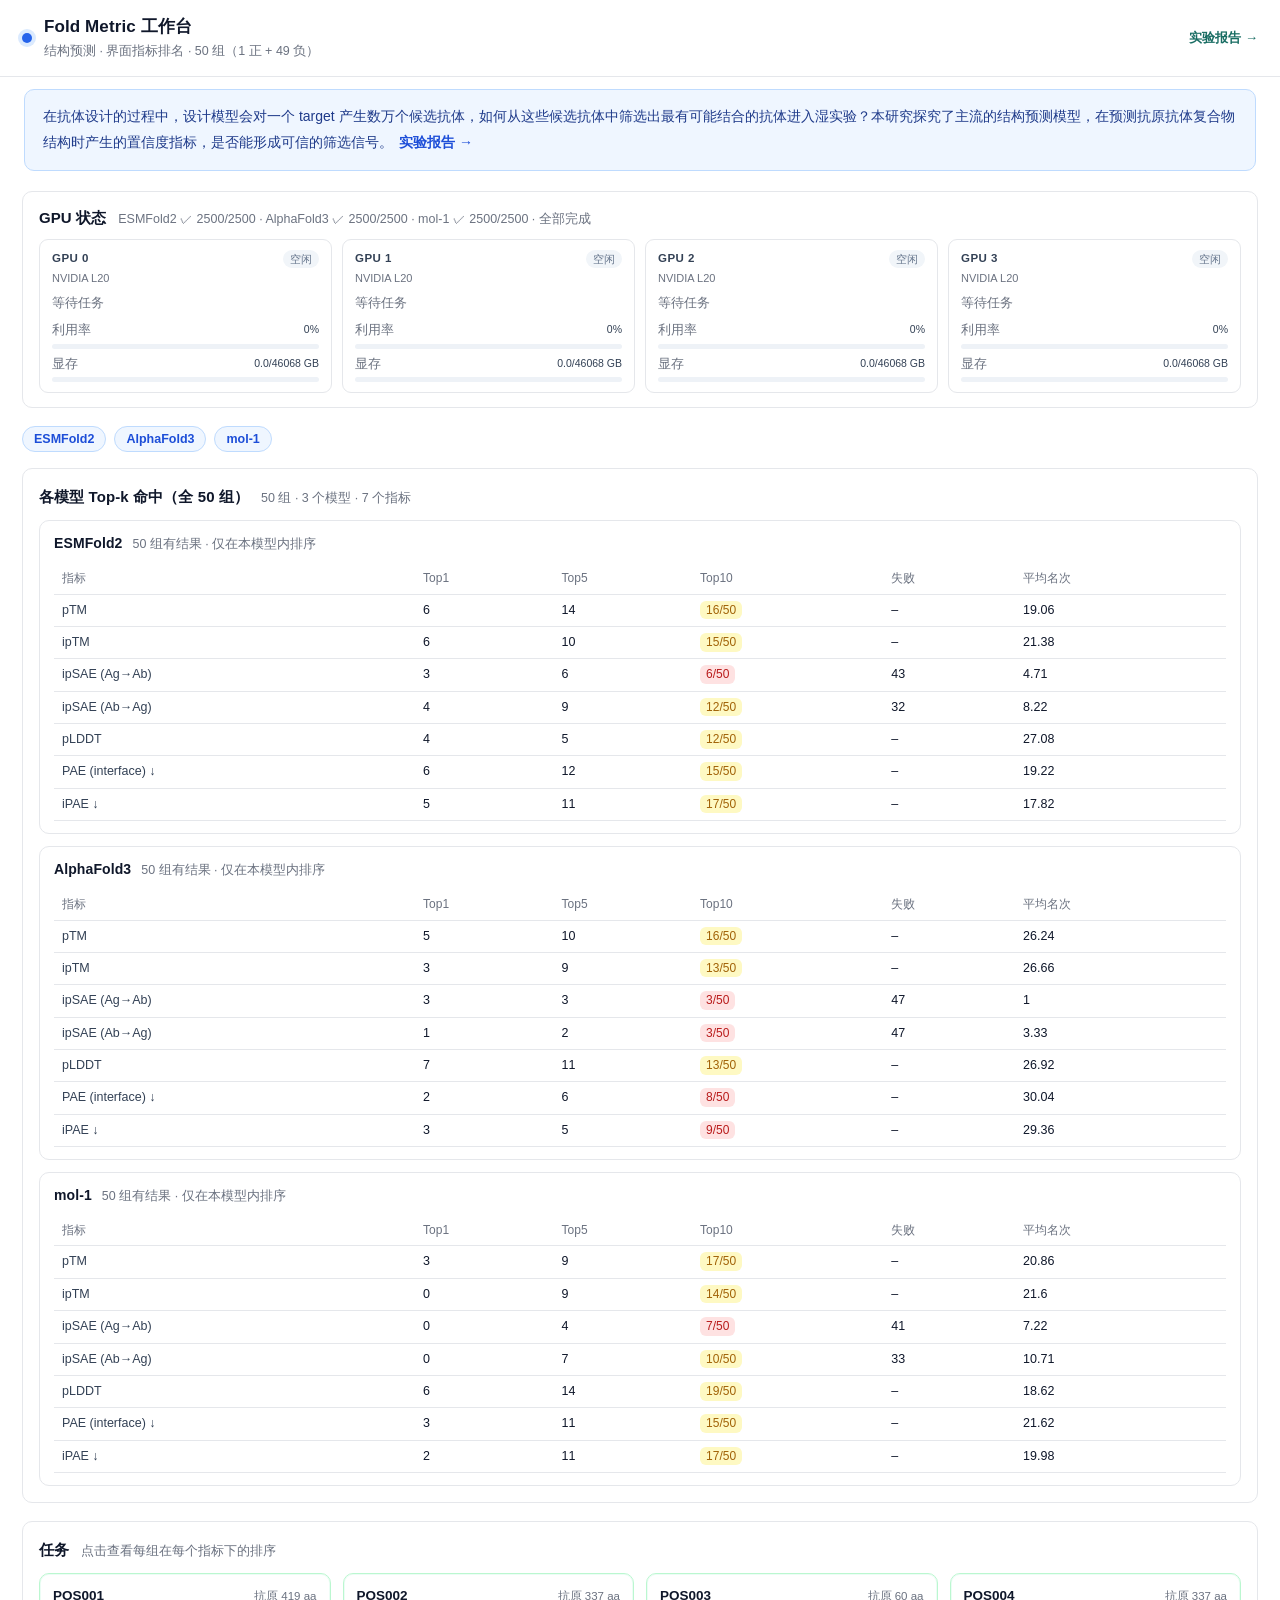
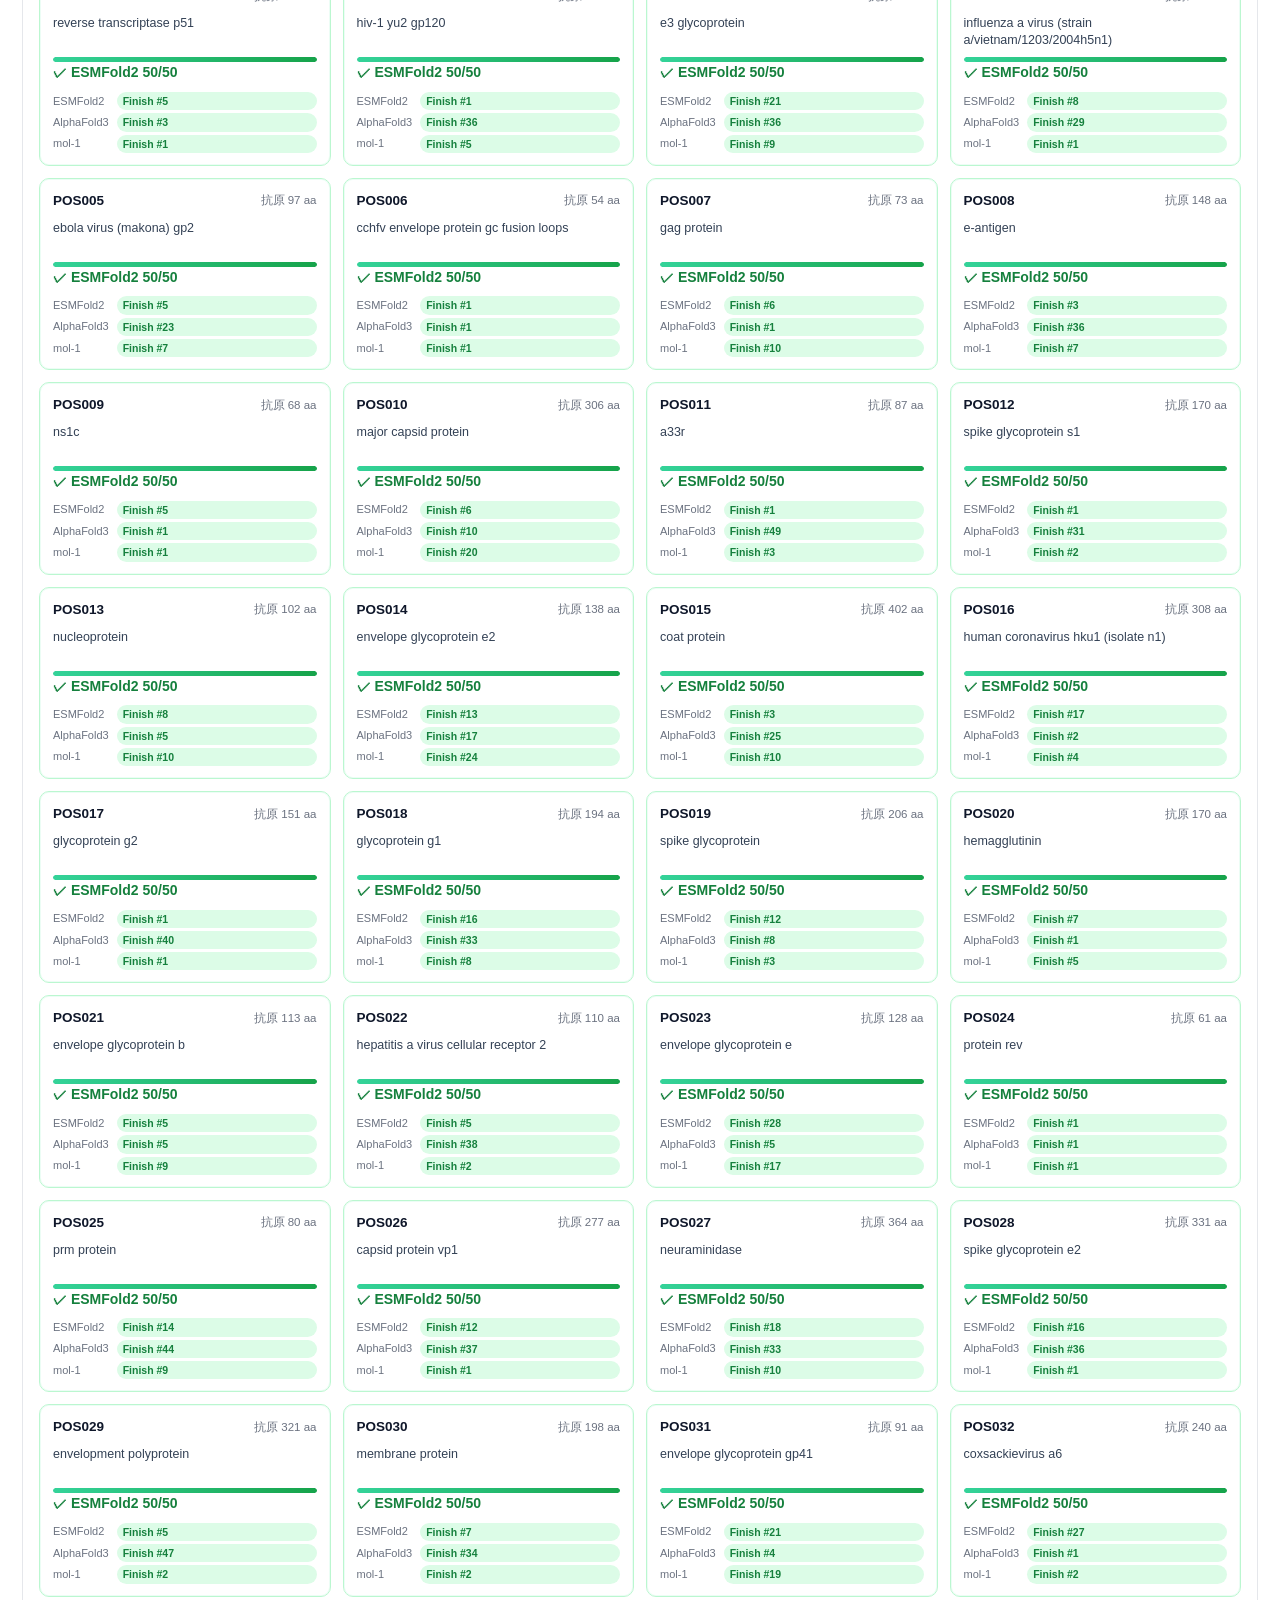
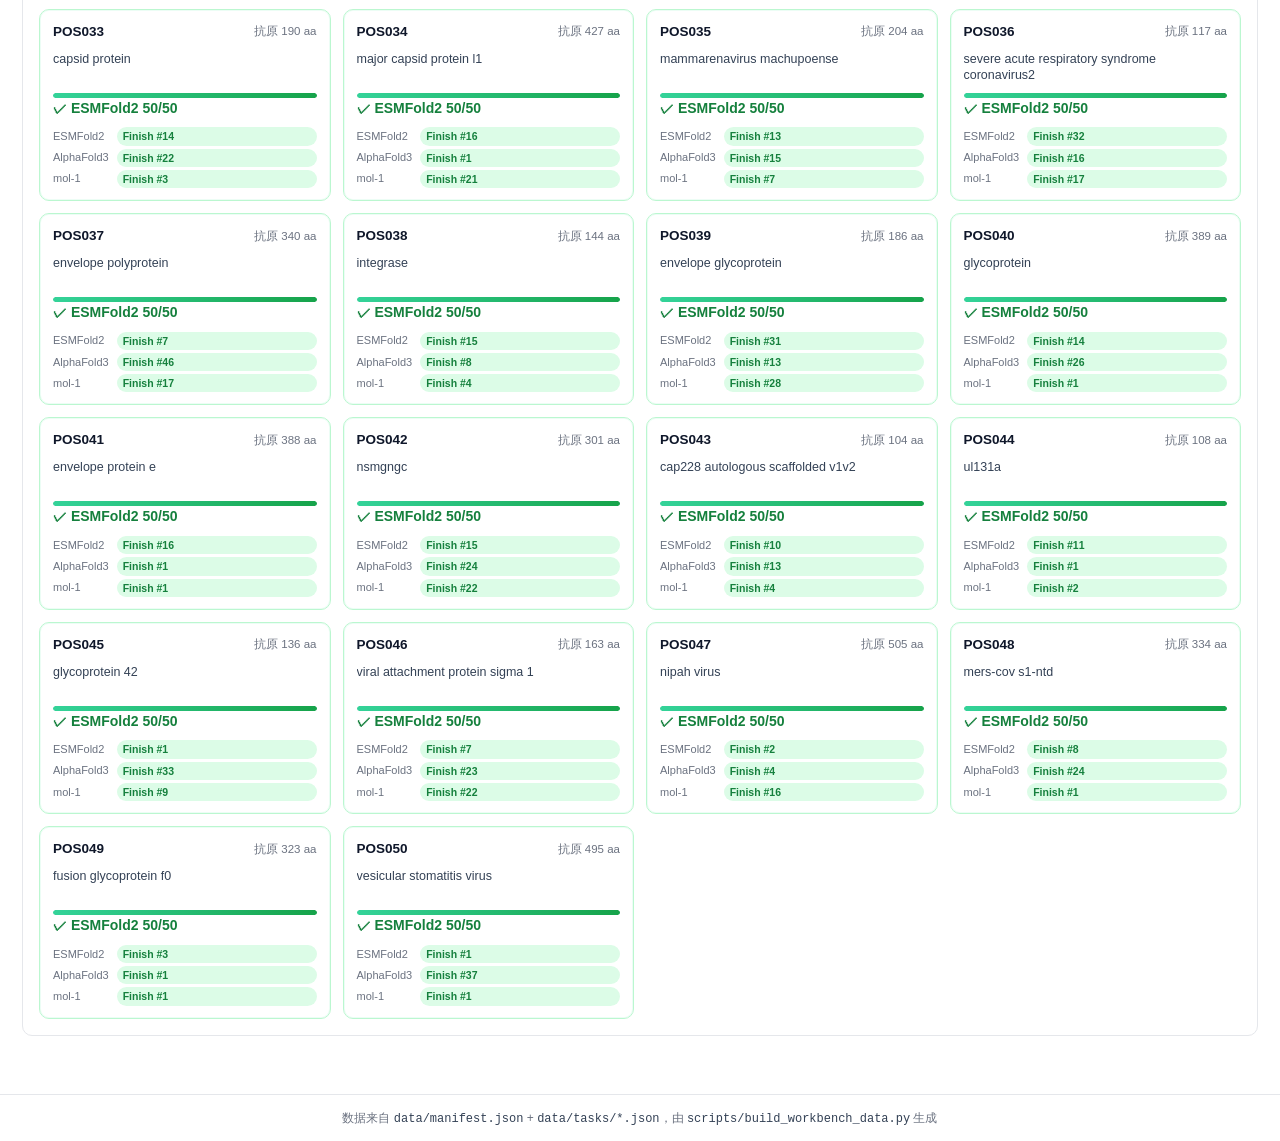
<file: fold-metric/index.html>
<!DOCTYPE html>
<html lang="zh-CN">
<head>
<meta charset="utf-8" />
<meta name="viewport" content="width=device-width, initial-scale=1" />
<title>Fold Metric 工作台</title>
<link rel="stylesheet" href="assets/style.css" />
</head>
<body>
<header class="topbar">
  <div class="brand">
    <span class="dot"></span>
    <div>
      <h1>Fold Metric 工作台</h1>
      <p>结构预测 · 界面指标排名 · 50 组（1 正 + 49 负）</p>
    </div>
  </div>
  <div class="meta">
    <span id="live-badge" class="live hidden">LIVE</span>
    <span id="mock-badge" class="badge hidden">示例数据</span>
    <span id="generated" class="muted"></span>
  </div>
      <span id="view-nav"><a href="./report/" style="margin-left:12px;font-size:13px;color:#196d63;text-decoration:none;font-weight:600">实验报告 →</a></span>
</header>
<div id="match-banner" style="margin:12px 24px 0;padding:14px 18px;border-radius:10px;background:#eff6ff;border:1px solid #bfdbfe;color:#1e3a8a;font-size:14px;line-height:1.85">在抗体设计的过程中，设计模型会对一个 target 产生数万个候选抗体，如何从这些候选抗体中筛选出最有可能结合的抗体进入湿实验？本研究探究了主流的结构预测模型，在预测抗原抗体复合物结构时产生的置信度指标，是否能形成可信的筛选信号。<a href="./report/" style="margin-left:6px;color:#1d4ed8;font-weight:700;text-decoration:none">实验报告 →</a></div>


<main>
  <section class="gpu-wrap">
    <div class="gpu-wrap-head">
      <h2>GPU 状态</h2>
      <span class="muted" id="gpu-totals"></span>
    </div>
    <div id="gpu-strip" class="gpu-strip hidden"></div>
  </section>

  <section id="overview">
    <div class="toolbar">
      <div class="chips" id="model-chips" aria-label="模型筛选"></div>
      <div class="legend" id="overview-legend"></div>
    </div>

    <div class="panel">
      <div class="panel-head">
        <h2>各模型 Top-k 命中（全 50 组）</h2>
        <span class="muted" id="summary-note"></span>
      </div>
      <div id="summary-blocks"></div>
    </div>

    <div class="panel">
      <div class="panel-head">
        <h2>任务</h2>
        <span class="muted">点击查看每组在每个指标下的排序</span>
      </div>
      <div class="task-grid" id="task-grid"></div>
    </div>
  </section>

  <section id="detail" class="hidden">
    <div class="detail-head">
      <button id="back" class="ghost">← 返回</button>
      <div>
        <h2 id="detail-title"></h2>
        <p class="muted" id="detail-sub"></p>
      </div>
      <div class="legend">
        <span class="lg"><i class="sw pos"></i>正样本</span>
        <span class="lg"><i class="sw neg"></i>负样本</span>
        <span class="lg"><i class="sw empty"></i>空位</span>
        <span class="lg"><i class="sw zero"></i>精确 0（不可排名）</span>
        <span class="lg muted">按该指标从好到差排列，绿色格子所在位置 = 正样本名次</span>
      </div>
    </div>
    <div id="detail-body"></div>
  </section>

  <div id="error" class="error hidden"></div>
</main>

<footer class="foot">
  <span>数据来自 <code>data/manifest.json</code> + <code>data/tasks/*.json</code>，由 <code>scripts/build_workbench_data.py</code> 生成</span>
</footer>

<script src="assets/app.js"></script>
</body>
</html>
</file>
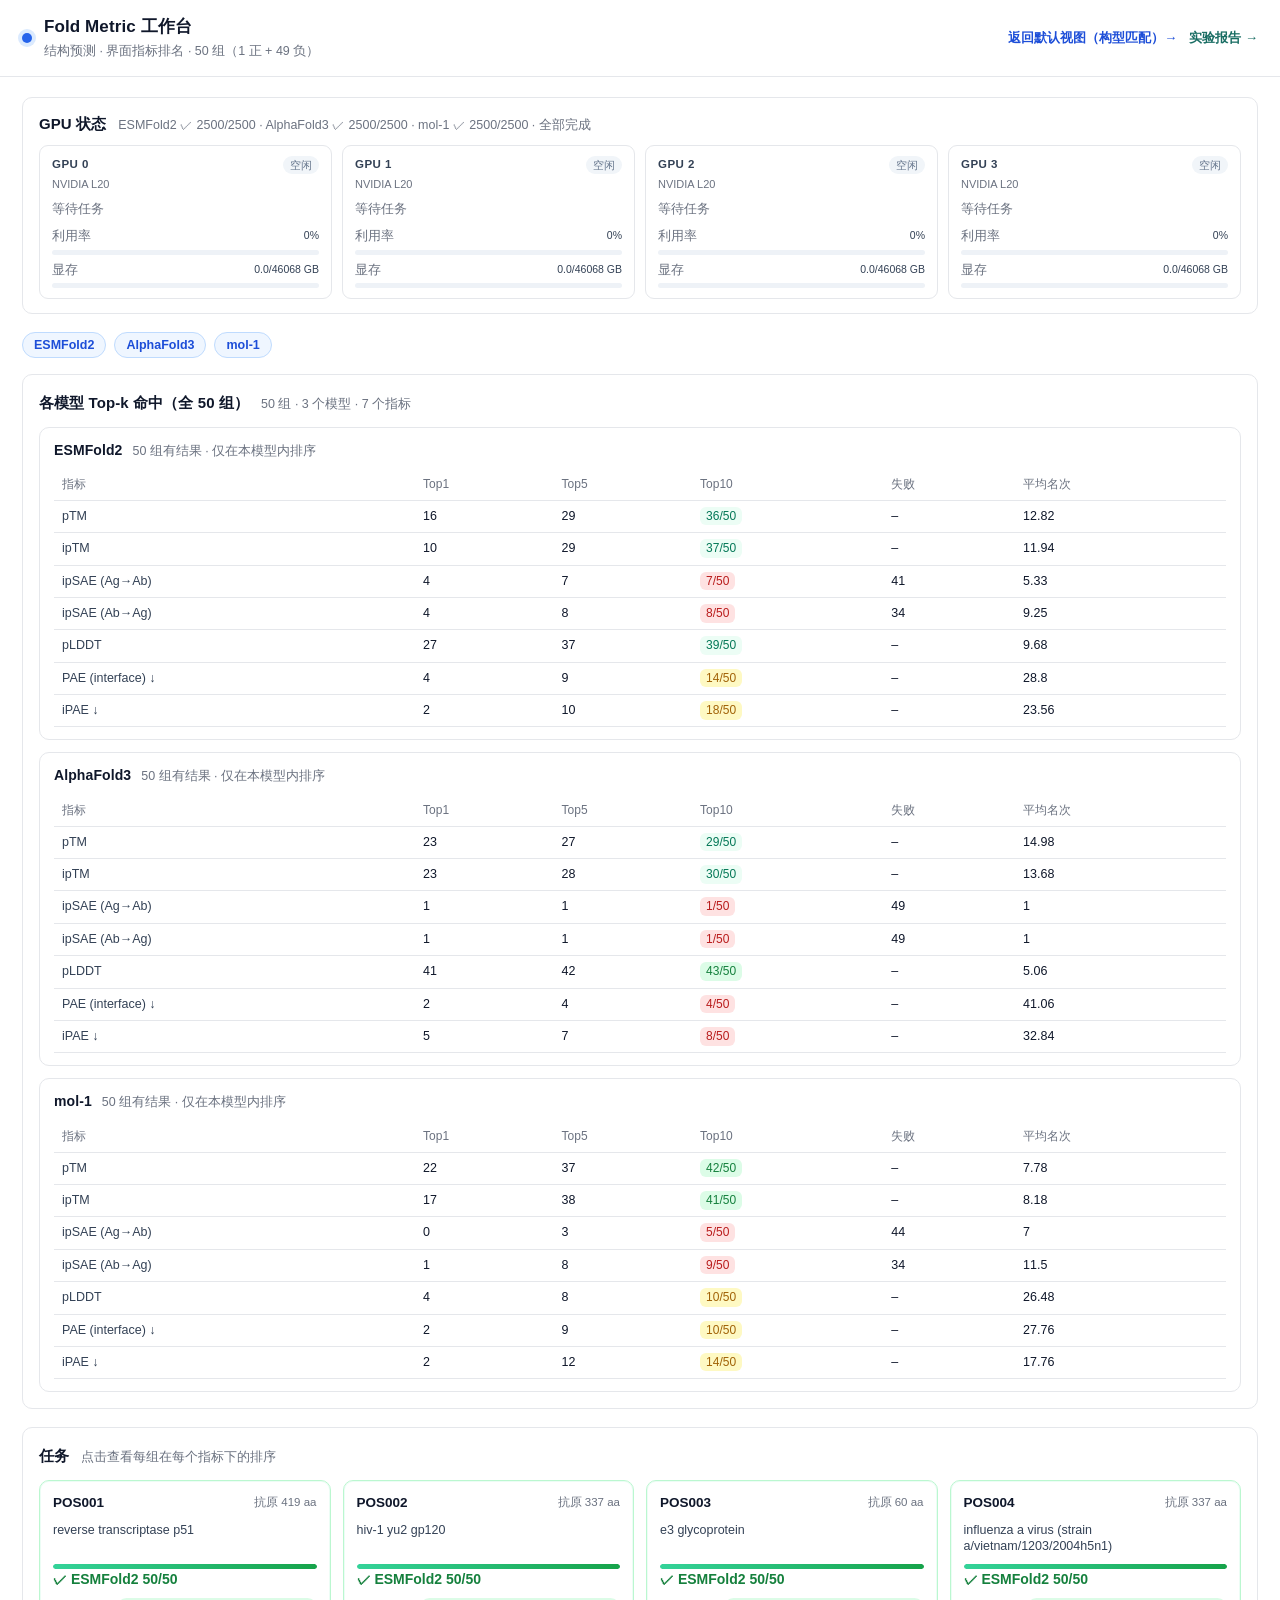
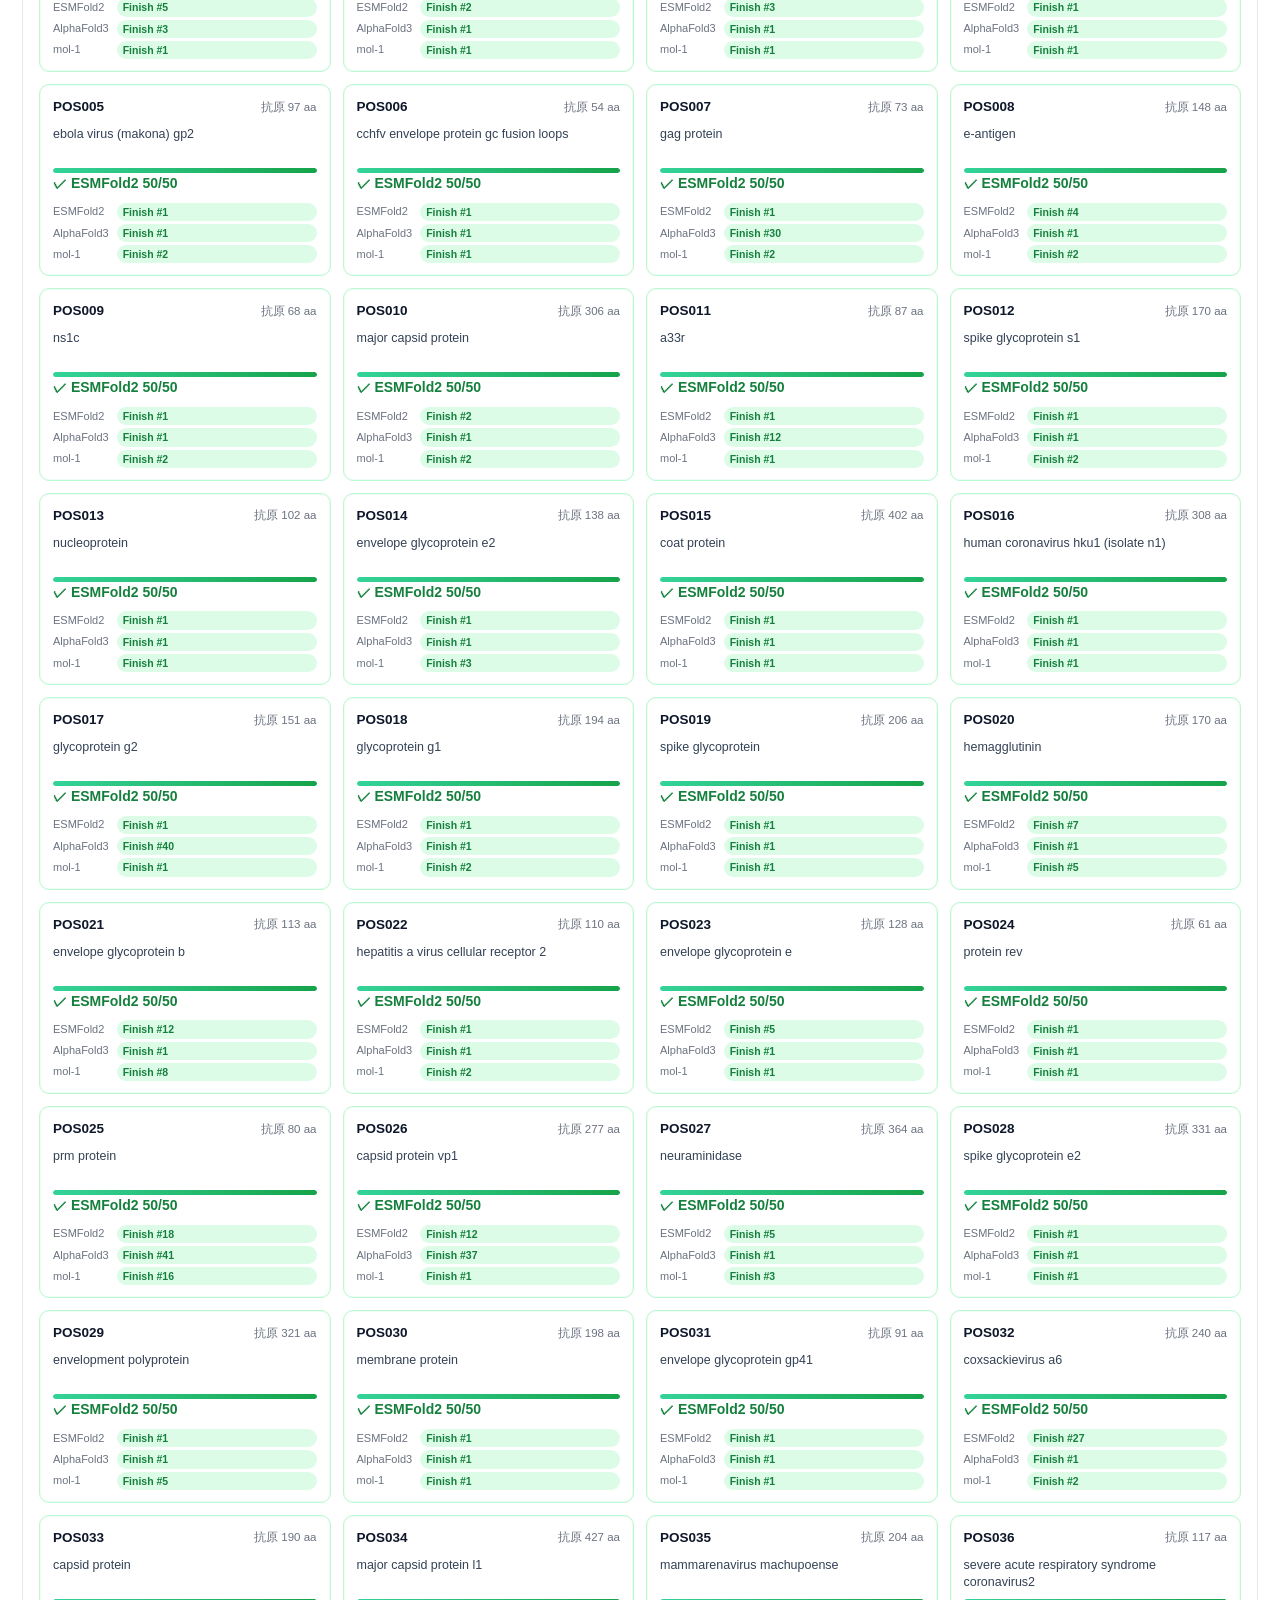
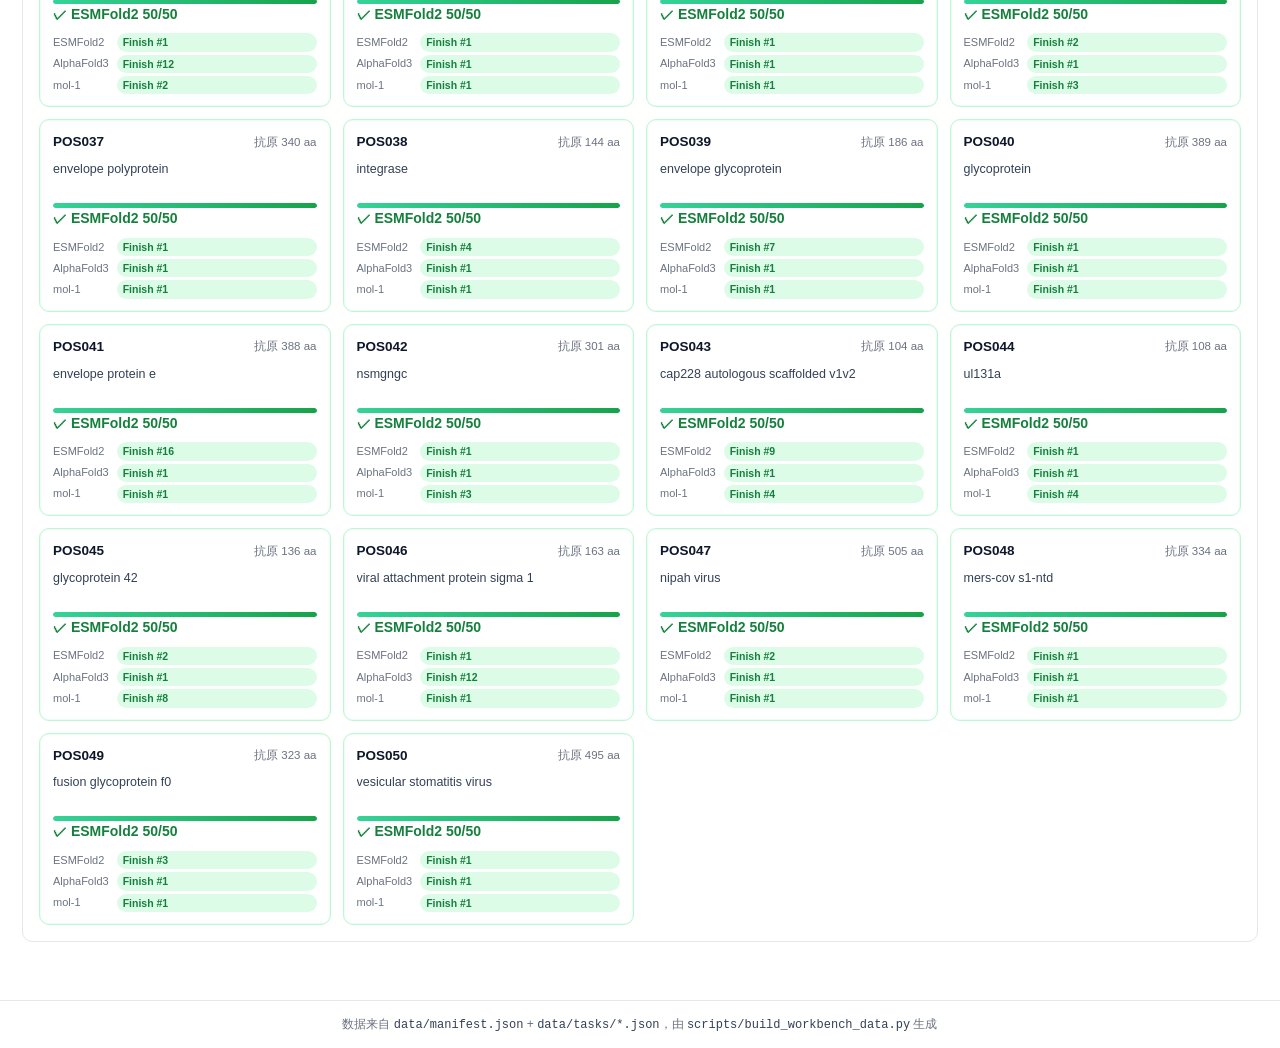
<file: fold-metric/original/index.html>
<!DOCTYPE html>
<html lang="zh-CN">
<head>
<meta charset="utf-8" />
<meta name="viewport" content="width=device-width, initial-scale=1" />
<title>Fold Metric 工作台</title>
<link rel="stylesheet" href="assets/style.css" />
</head>
<body>
<header class="topbar">
  <div class="brand">
    <span class="dot"></span>
    <div>
      <h1>Fold Metric 工作台</h1>
      <p>结构预测 · 界面指标排名 · 50 组（1 正 + 49 负）</p>
    </div>
  </div>
  <div class="meta">
    <span id="live-badge" class="live hidden">LIVE</span>
    <span id="mock-badge" class="badge hidden">示例数据</span>
    <span id="generated" class="muted"></span>
  </div>
      <span id="view-nav"><a href="../" style="margin-left:14px;font-size:13px;color:#1d4ed8;text-decoration:none;font-weight:600">返回默认视图（构型匹配）→</a><a href="../report/" style="margin-left:12px;font-size:13px;color:#196d63;text-decoration:none;font-weight:600">实验报告 →</a></span>
</header>

<main>
  <section class="gpu-wrap">
    <div class="gpu-wrap-head">
      <h2>GPU 状态</h2>
      <span class="muted" id="gpu-totals"></span>
    </div>
    <div id="gpu-strip" class="gpu-strip hidden"></div>
  </section>

  <section id="overview">
    <div class="toolbar">
      <div class="chips" id="model-chips" aria-label="模型筛选"></div>
      <div class="legend" id="overview-legend"></div>
    </div>

    <div class="panel">
      <div class="panel-head">
        <h2>各模型 Top-k 命中（全 50 组）</h2>
        <span class="muted" id="summary-note"></span>
      </div>
      <div id="summary-blocks"></div>
    </div>

    <div class="panel">
      <div class="panel-head">
        <h2>任务</h2>
        <span class="muted">点击查看每组在每个指标下的排序</span>
      </div>
      <div class="task-grid" id="task-grid"></div>
    </div>
  </section>

  <section id="detail" class="hidden">
    <div class="detail-head">
      <button id="back" class="ghost">← 返回</button>
      <div>
        <h2 id="detail-title"></h2>
        <p class="muted" id="detail-sub"></p>
      </div>
      <div class="legend">
        <span class="lg"><i class="sw pos"></i>正样本</span>
        <span class="lg"><i class="sw neg"></i>负样本</span>
        <span class="lg"><i class="sw empty"></i>空位</span>
        <span class="lg"><i class="sw zero"></i>精确 0（不可排名）</span>
        <span class="lg muted">按该指标从好到差排列，绿色格子所在位置 = 正样本名次</span>
      </div>
    </div>
    <div id="detail-body"></div>
  </section>

  <div id="error" class="error hidden"></div>
</main>

<footer class="foot">
  <span>数据来自 <code>data/manifest.json</code> + <code>data/tasks/*.json</code>，由 <code>scripts/build_workbench_data.py</code> 生成</span>
</footer>

<script src="assets/app.js"></script>
</body>
</html>
</file>
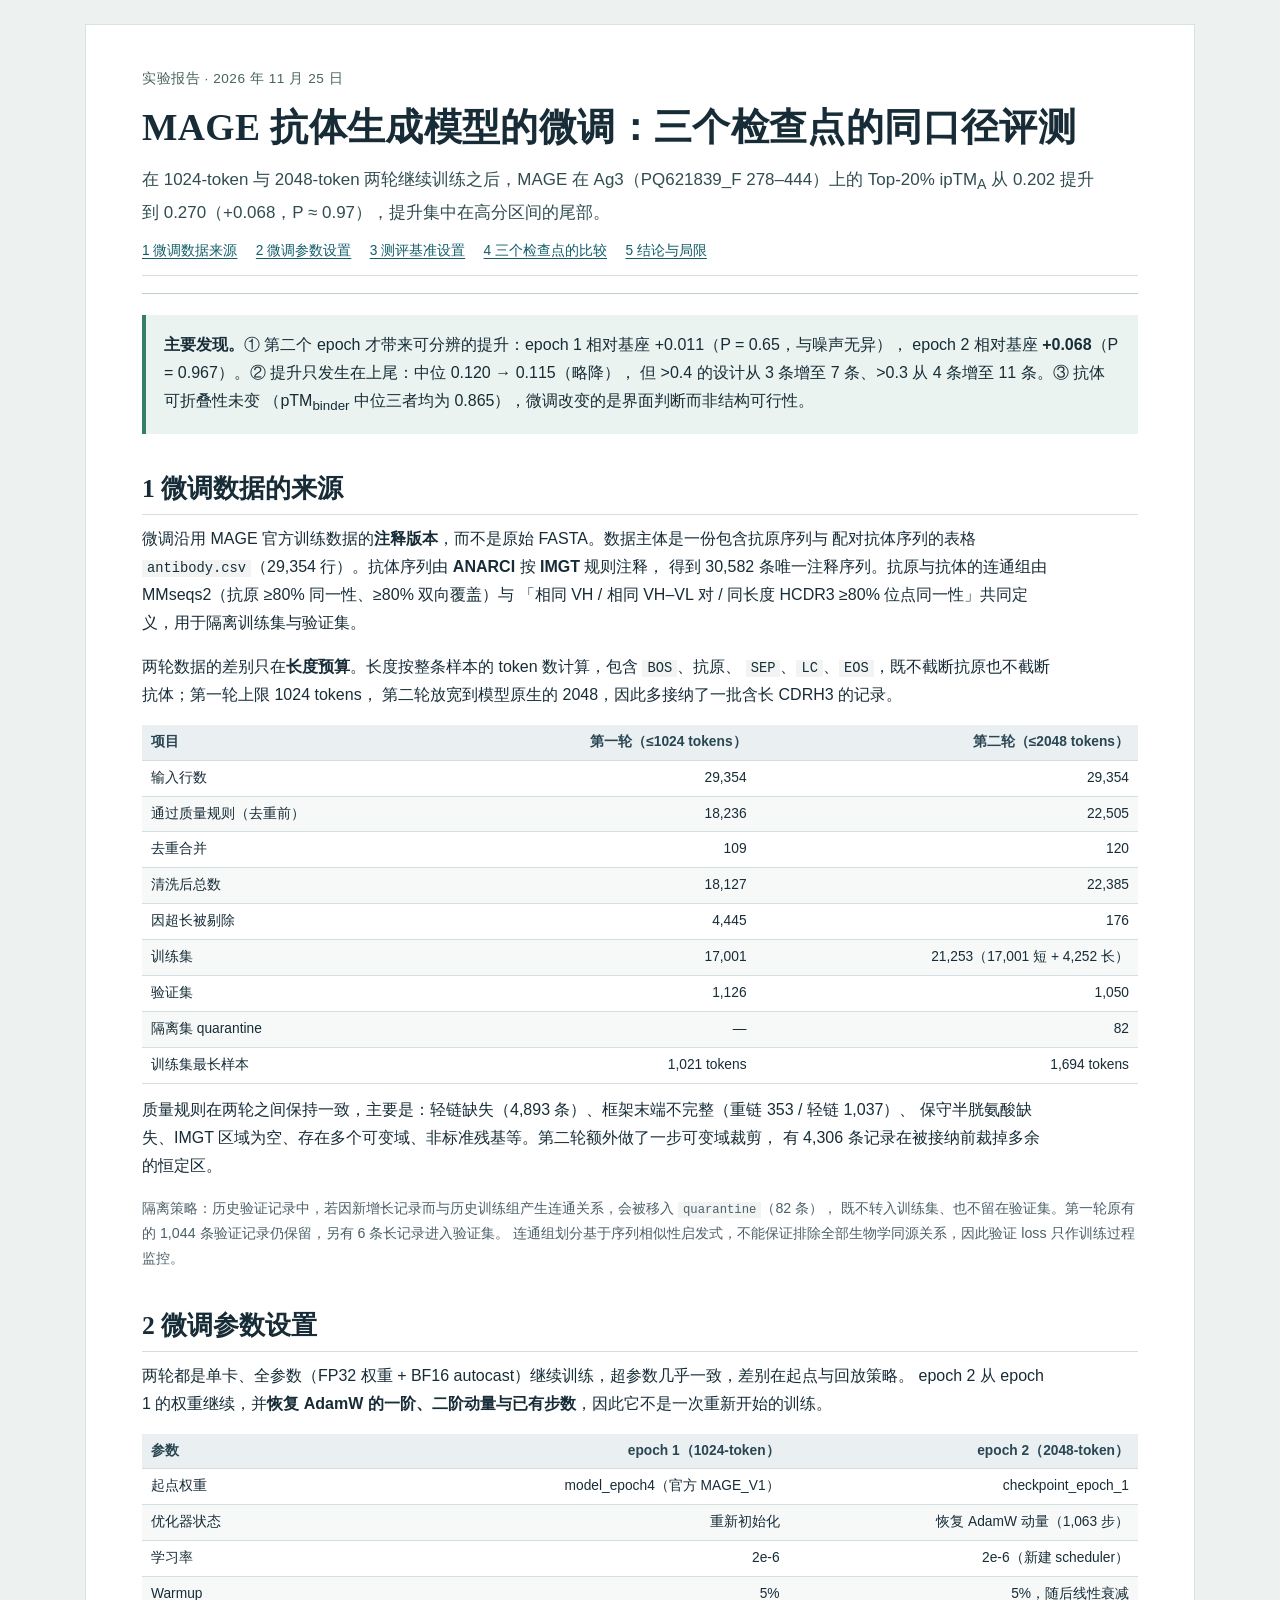
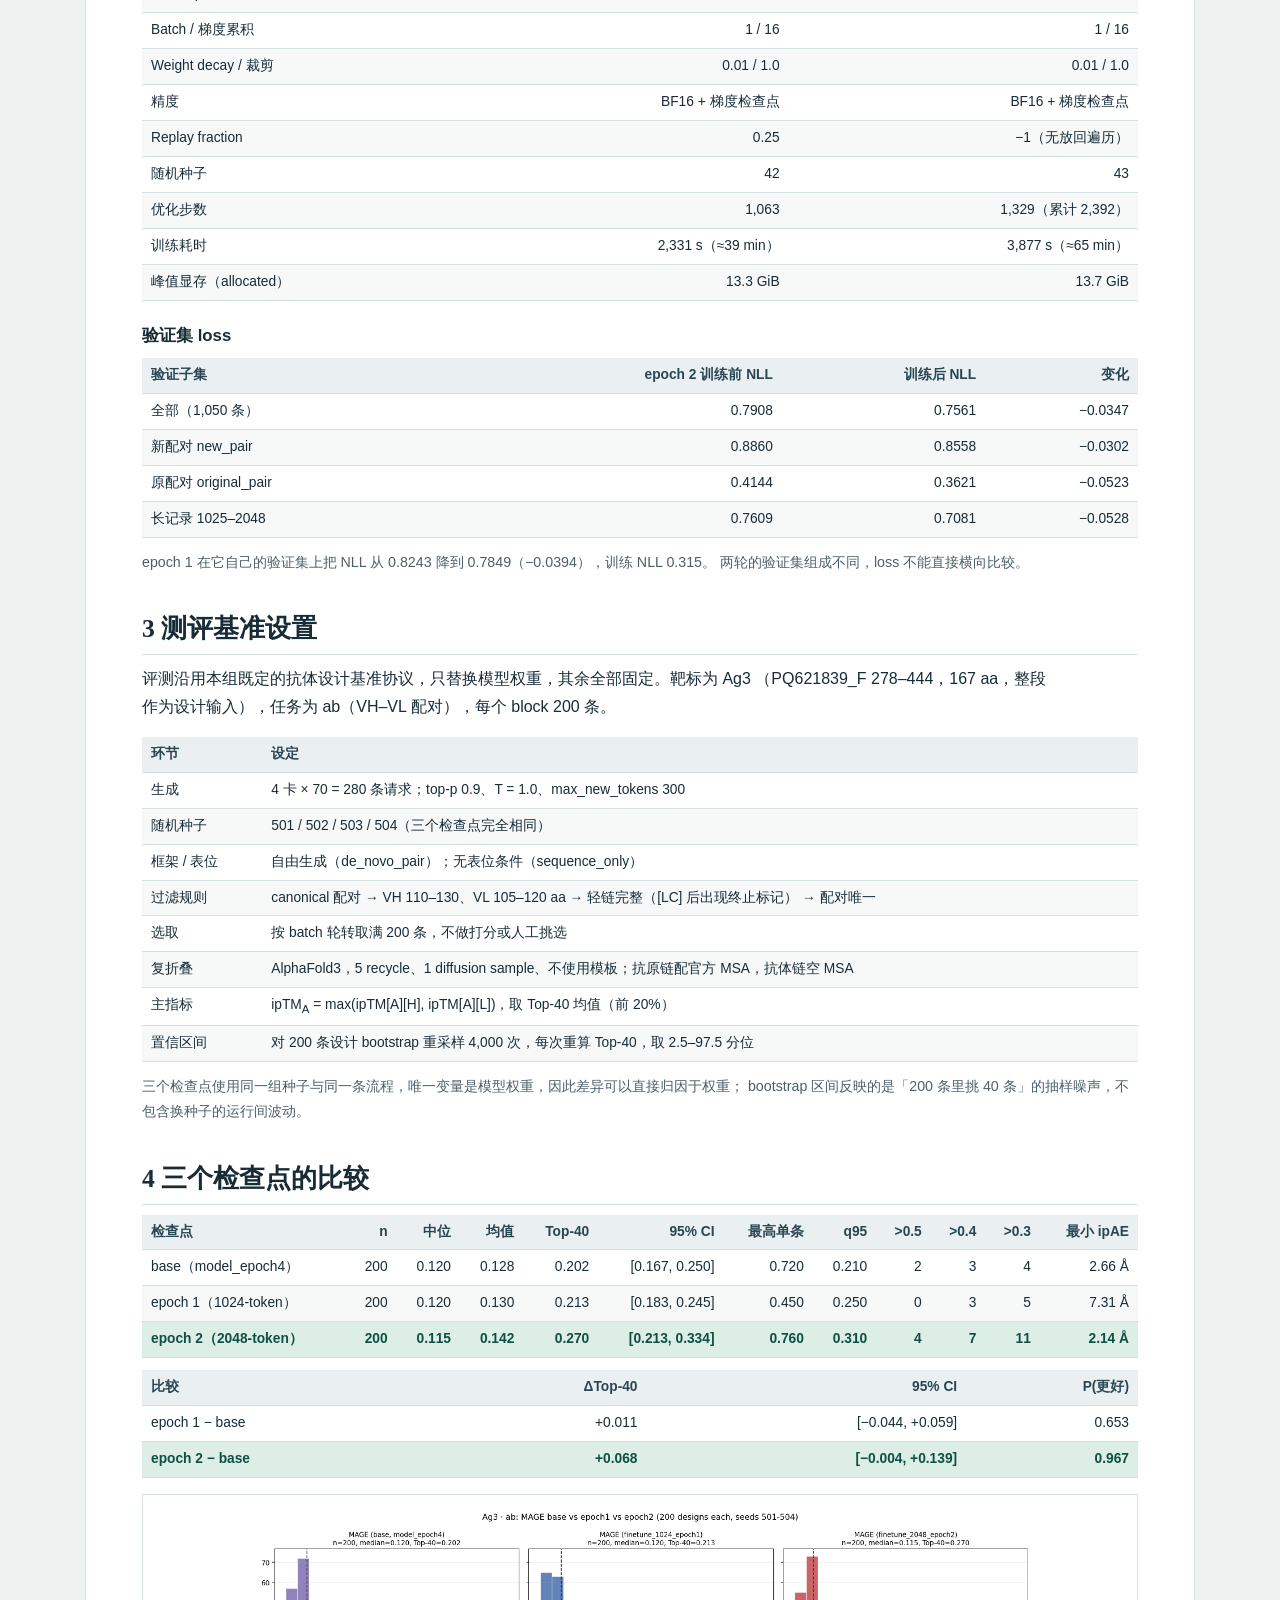
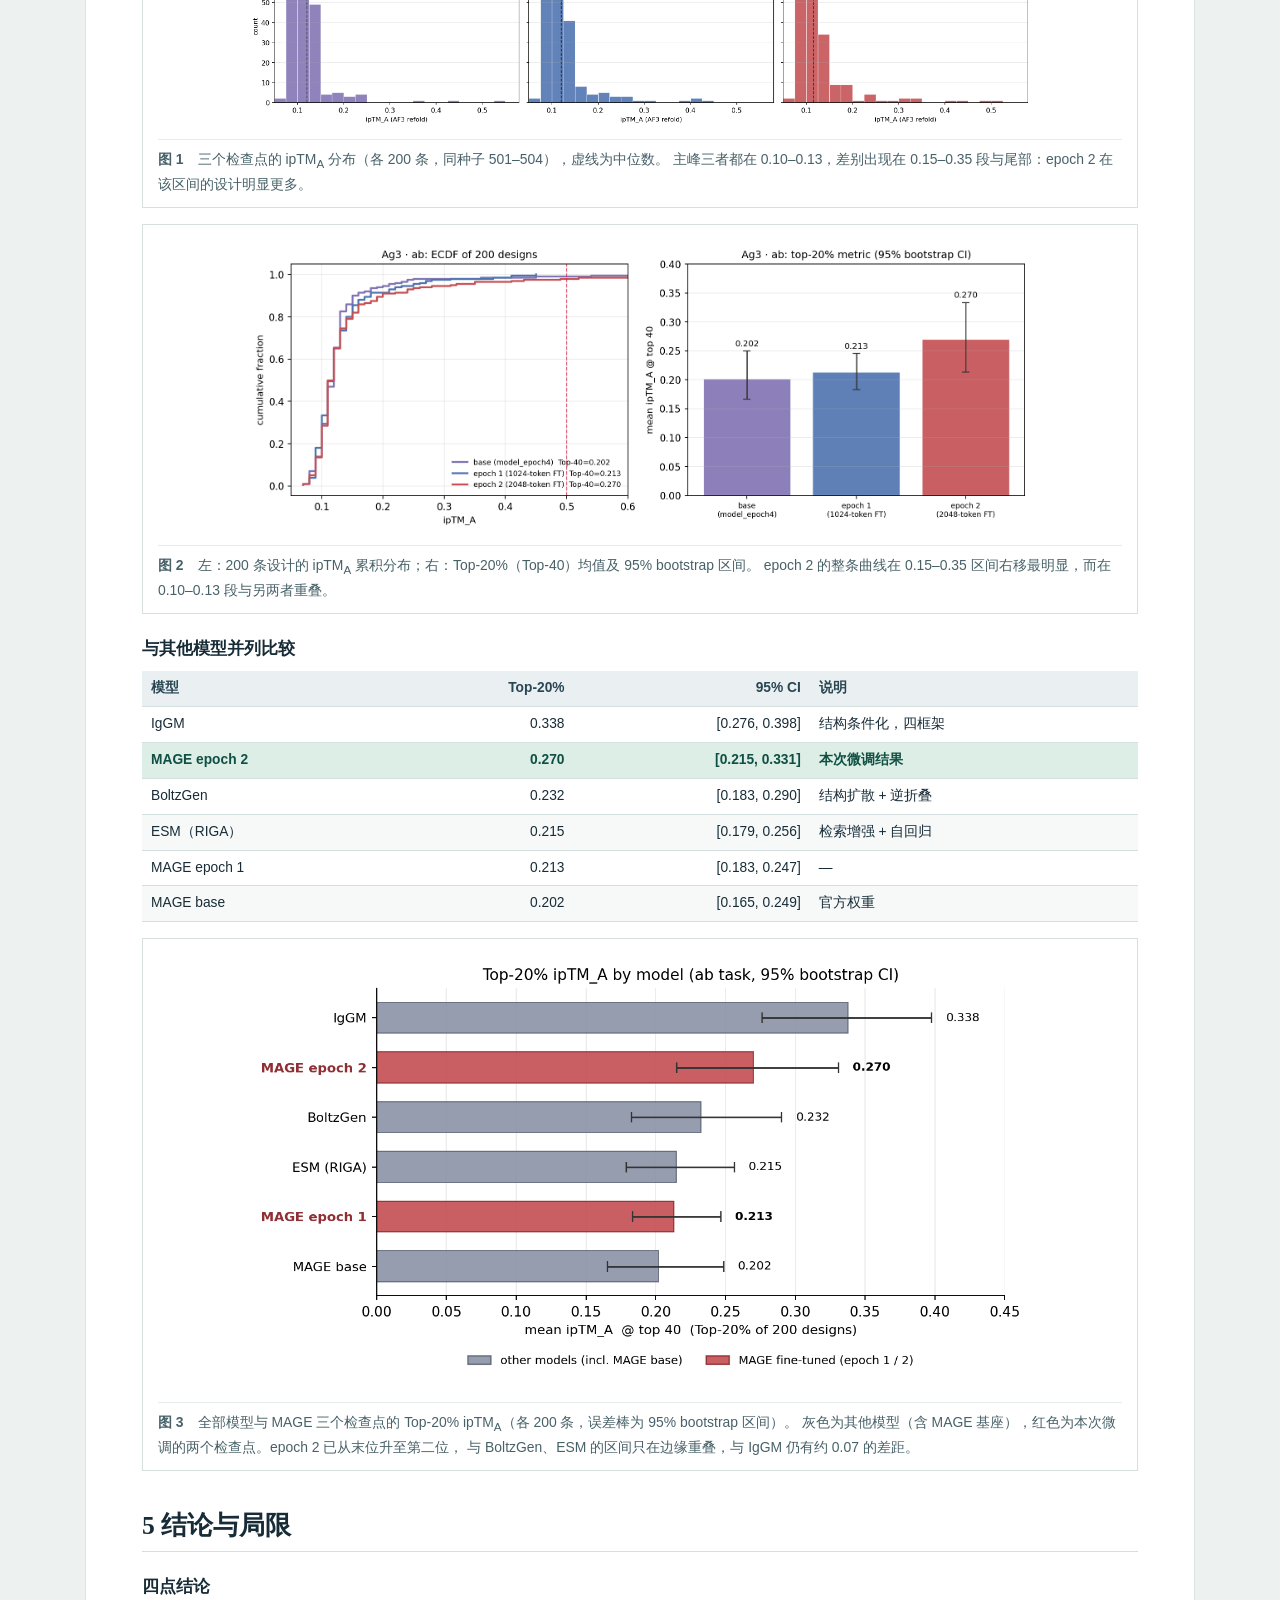
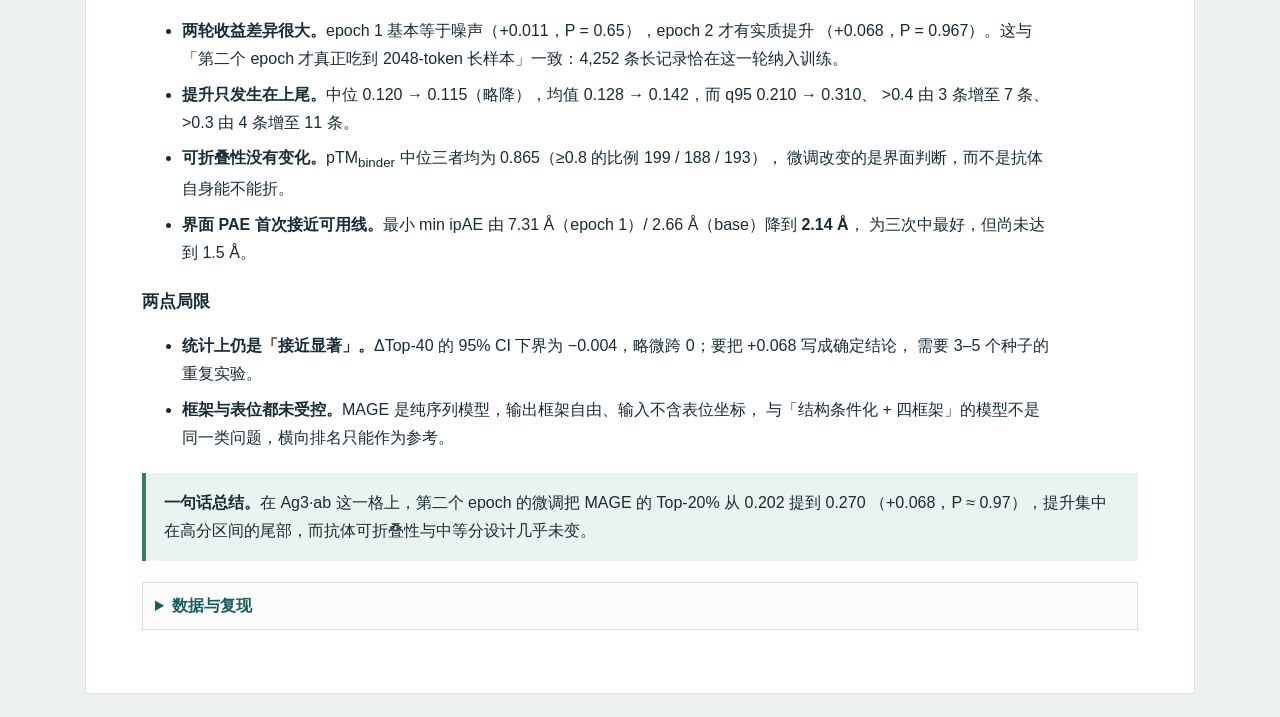
<file: mage-finetune/report/index.html>
<!doctype html><html lang="zh-CN"><head><meta charset="utf-8">
<meta name="viewport" content="width=device-width,initial-scale=1">
<title>MAGE 抗体生成模型微调报告｜Ag3 同口径评测</title>
<style>
:root{color-scheme:light;--ink:#172c37;--muted:#4c6069;--line:#d4dfe0;--teal:#196d63}
*{box-sizing:border-box}html{scroll-behavior:smooth}
body{margin:0;background:#edf2f0;color:var(--ink);font:16px/1.75 'Source Sans 3','Microsoft YaHei','PingFang SC',sans-serif}
main{max-width:1110px;margin:24px auto;padding:42px 56px 48px;background:#fff;border:1px solid #dae3df}
header{border-top:0;padding:0 0 17px;border-bottom:1px solid #bececa}
.meta{font-size:.85rem;color:#46635e;margin:0 0 12px;letter-spacing:.04em}
h1,h2{font-family:'Source Han Serif SC','Noto Serif CJK SC','Songti SC','SimSun',serif}
h1{font-size:clamp(1.65rem,3.6vw,2.35rem);max-width:26em;line-height:1.35;letter-spacing:.01em;margin:.08em 0 .15em}
.introline{font-size:1.06rem;color:#304c50;max-width:57em;margin:.7em 0 0}
nav{display:flex;flex-wrap:wrap;gap:.35rem 1.15rem;border-bottom:1px solid var(--line);padding:12px 0;font-size:.86rem}
a{color:#125d68;text-underline-offset:.2em}
section{margin-top:36px;scroll-margin:14px}
h2{font-size:1.6rem;border-bottom:1px solid var(--line);padding-bottom:5px;margin:0 0 10px;line-height:1.5}
h3{font-size:1.05rem;margin:20px 0 7px}p{margin:.55rem 0 1rem}li{margin:.48rem 0}
.prose{max-width:57em}
.lead,.summarybox{margin:21px 0;background:#eaf3ef;padding:13px 18px;border-left:4px solid #397c68}
.lead p,.summarybox p{margin:.2rem 0}
.note{font-size:.89rem;color:var(--muted)}
.scroll{overflow-x:auto;margin:8px 0 12px}
table{border-collapse:collapse;width:100%;font-size:.86rem;line-height:1.52;font-variant-numeric:tabular-nums}
th,td{padding:7px 9px;border-bottom:1px solid var(--line);text-align:left;vertical-align:top}
thead th{background:#eaf0f1;color:#294653;white-space:nowrap}
tbody tr:nth-child(even){background:#f7f9f9}
tbody th{font-weight:500}
td.n,th.n{text-align:right;font-variant-numeric:tabular-nums;white-space:nowrap}
tr.hl td,tr.hl th{background:#dceee5;color:#104f43;font-weight:600}
figure{margin:16px 0;border:1px solid #d6e0dc;background:white;padding:14px 15px 11px}
.plot{width:100%;max-width:790px;height:auto;display:block;margin:auto}
figcaption{font-size:.87rem;color:#476168;line-height:1.65;border-top:1px solid #e4ebe8;padding-top:8px;margin-top:9px}
details{margin:15px 0;background:#fbfcfb;border:1px solid var(--line);padding:9px 12px}
summary{cursor:pointer;font-weight:600;color:#155e60}
code{font-family:ui-monospace,SFMono-Regular,Consolas,monospace;font-size:.86em;background:#f1f4f3;padding:1px 5px}
@media(max-width:750px){main{margin:0;padding:21px 15px;border:0}section{margin-top:25px}figure{padding:9px 6px}}
@media print{body,main{background:white;margin:0;border:0;max-width:none;padding:0}nav{display:none}
figure{break-inside:avoid}h2,h3{break-after:avoid}table{font-size:8pt}a{color:inherit}}
</style></head><body>
<main>
<header>
  <p class="meta">实验报告 · 2026 年 11 月 25 日</p>
  <h1>MAGE 抗体生成模型的微调：三个检查点的同口径评测</h1>
  <p class="introline">在 1024-token 与 2048-token 两轮继续训练之后，MAGE 在 Ag3（PQ621839_F 278–444）上的
  Top-20% ipTM<sub>A</sub> 从 0.202 提升到 0.270（+0.068，P ≈ 0.97），提升集中在高分区间的尾部。</p>
  <nav aria-label="报告目录">
    <a href="#data">1 微调数据来源</a>
    <a href="#train">2 微调参数设置</a>
    <a href="#bench">3 测评基准设置</a>
    <a href="#compare">4 三个检查点的比较</a>
    <a href="#conclusion">5 结论与局限</a>
  </nav>
</header>

<aside class="summarybox">
  <p><strong>主要发现。</strong>① 第二个 epoch 才带来可分辨的提升：epoch 1 相对基座 +0.011（P = 0.65，与噪声无异），
  epoch 2 相对基座 <b>+0.068</b>（P = 0.967）。② 提升只发生在上尾：中位 0.120 → 0.115（略降），
  但 &gt;0.4 的设计从 3 条增至 7 条、&gt;0.3 从 4 条增至 11 条。③ 抗体可折叠性未变
  （pTM<sub>binder</sub> 中位三者均为 0.865），微调改变的是界面判断而非结构可行性。</p>
</aside>

<section id="data">
  <h2>1 微调数据的来源</h2>
  <p class="prose">微调沿用 MAGE 官方训练数据的<b>注释版本</b>，而不是原始 FASTA。数据主体是一份包含抗原序列与
  配对抗体序列的表格 <code>antibody.csv</code>（29,354 行）。抗体序列由 <b>ANARCI</b> 按 <b>IMGT</b> 规则注释，
  得到 30,582 条唯一注释序列。抗原与抗体的连通组由 MMseqs2（抗原 ≥80% 同一性、≥80% 双向覆盖）与
  「相同 VH / 相同 VH–VL 对 / 同长度 HCDR3 ≥80% 位点同一性」共同定义，用于隔离训练集与验证集。</p>

  <p class="prose">两轮数据的差别只在<b>长度预算</b>。长度按整条样本的 token 数计算，包含 <code>BOS</code>、抗原、
  <code>SEP</code>、<code>LC</code>、<code>EOS</code>，既不截断抗原也不截断抗体；第一轮上限 1024 tokens，
  第二轮放宽到模型原生的 2048，因此多接纳了一批含长 CDRH3 的记录。</p>

  <div class="scroll"><table>
    <thead><tr><th>项目</th><th class="n">第一轮（≤1024 tokens）</th><th class="n">第二轮（≤2048 tokens）</th></tr></thead>
    <tbody>
      <tr><th>输入行数</th><td class="n">29,354</td><td class="n">29,354</td></tr>
      <tr><th>通过质量规则（去重前）</th><td class="n">18,236</td><td class="n">22,505</td></tr>
      <tr><th>去重合并</th><td class="n">109</td><td class="n">120</td></tr>
      <tr><th>清洗后总数</th><td class="n">18,127</td><td class="n">22,385</td></tr>
      <tr><th>因超长被剔除</th><td class="n">4,445</td><td class="n">176</td></tr>
      <tr><th>训练集</th><td class="n">17,001</td><td class="n">21,253（17,001 短 + 4,252 长）</td></tr>
      <tr><th>验证集</th><td class="n">1,126</td><td class="n">1,050</td></tr>
      <tr><th>隔离集 quarantine</th><td class="n">—</td><td class="n">82</td></tr>
      <tr><th>训练集最长样本</th><td class="n">1,021 tokens</td><td class="n">1,694 tokens</td></tr>
    </tbody>
  </table></div>

  <p class="prose">质量规则在两轮之间保持一致，主要是：轻链缺失（4,893 条）、框架末端不完整（重链 353 / 轻链 1,037）、
  保守半胱氨酸缺失、IMGT 区域为空、存在多个可变域、非标准残基等。第二轮额外做了一步可变域裁剪，
  有 4,306 条记录在被接纳前裁掉多余的恒定区。</p>

  <p class="note">隔离策略：历史验证记录中，若因新增长记录而与历史训练组产生连通关系，会被移入 <code>quarantine</code>（82 条），
  既不转入训练集、也不留在验证集。第一轮原有的 1,044 条验证记录仍保留，另有 6 条长记录进入验证集。
  连通组划分基于序列相似性启发式，不能保证排除全部生物学同源关系，因此验证 loss 只作训练过程监控。</p>
</section>

<section id="train">
  <h2>2 微调参数设置</h2>
  <p class="prose">两轮都是单卡、全参数（FP32 权重 + BF16 autocast）继续训练，超参数几乎一致，差别在起点与回放策略。
  epoch 2 从 epoch 1 的权重继续，并<b>恢复 AdamW 的一阶、二阶动量与已有步数</b>，因此它不是一次重新开始的训练。</p>

  <div class="scroll"><table>
    <thead><tr><th>参数</th><th class="n">epoch 1（1024-token）</th><th class="n">epoch 2（2048-token）</th></tr></thead>
    <tbody>
      <tr><th>起点权重</th><td class="n">model_epoch4（官方 MAGE_V1）</td><td class="n">checkpoint_epoch_1</td></tr>
      <tr><th>优化器状态</th><td class="n">重新初始化</td><td class="n">恢复 AdamW 动量（1,063 步）</td></tr>
      <tr><th>学习率</th><td class="n">2e-6</td><td class="n">2e-6（新建 scheduler）</td></tr>
      <tr><th>Warmup</th><td class="n">5%</td><td class="n">5%，随后线性衰减</td></tr>
      <tr><th>Batch / 梯度累积</th><td class="n">1 / 16</td><td class="n">1 / 16</td></tr>
      <tr><th>Weight decay / 裁剪</th><td class="n">0.01 / 1.0</td><td class="n">0.01 / 1.0</td></tr>
      <tr><th>精度</th><td class="n">BF16 + 梯度检查点</td><td class="n">BF16 + 梯度检查点</td></tr>
      <tr><th>Replay fraction</th><td class="n">0.25</td><td class="n">−1（无放回遍历）</td></tr>
      <tr><th>随机种子</th><td class="n">42</td><td class="n">43</td></tr>
      <tr><th>优化步数</th><td class="n">1,063</td><td class="n">1,329（累计 2,392）</td></tr>
      <tr><th>训练耗时</th><td class="n">2,331 s（≈39 min）</td><td class="n">3,877 s（≈65 min）</td></tr>
      <tr><th>峰值显存（allocated）</th><td class="n">13.3 GiB</td><td class="n">13.7 GiB</td></tr>
    </tbody>
  </table></div>

  <h3>验证集 loss</h3>
  <div class="scroll"><table>
    <thead><tr><th>验证子集</th><th class="n">epoch 2 训练前 NLL</th><th class="n">训练后 NLL</th><th class="n">变化</th></tr></thead>
    <tbody>
      <tr><th>全部（1,050 条）</th><td class="n">0.7908</td><td class="n">0.7561</td><td class="n">−0.0347</td></tr>
      <tr><th>新配对 new_pair</th><td class="n">0.8860</td><td class="n">0.8558</td><td class="n">−0.0302</td></tr>
      <tr><th>原配对 original_pair</th><td class="n">0.4144</td><td class="n">0.3621</td><td class="n">−0.0523</td></tr>
      <tr><th>长记录 1025–2048</th><td class="n">0.7609</td><td class="n">0.7081</td><td class="n">−0.0528</td></tr>
    </tbody>
  </table></div>
  <p class="note">epoch 1 在它自己的验证集上把 NLL 从 0.8243 降到 0.7849（−0.0394），训练 NLL 0.315。
  两轮的验证集组成不同，loss 不能直接横向比较。</p>
</section>

<section id="bench">
  <h2>3 测评基准设置</h2>
  <p class="prose">评测沿用本组既定的抗体设计基准协议，只替换模型权重，其余全部固定。靶标为 Ag3
  （PQ621839_F 278–444，167 aa，整段作为设计输入），任务为 ab（VH–VL 配对），每个 block 200 条。</p>

  <div class="scroll"><table>
    <thead><tr><th>环节</th><th>设定</th></tr></thead>
    <tbody>
      <tr><th>生成</th><td>4 卡 × 70 = 280 条请求；top-p 0.9、T = 1.0、max_new_tokens 300</td></tr>
      <tr><th>随机种子</th><td>501 / 502 / 503 / 504（三个检查点完全相同）</td></tr>
      <tr><th>框架 / 表位</th><td>自由生成（de_novo_pair）；无表位条件（sequence_only）</td></tr>
      <tr><th>过滤规则</th><td>canonical 配对 → VH 110–130、VL 105–120 aa → 轻链完整（[LC] 后出现终止标记） → 配对唯一</td></tr>
      <tr><th>选取</th><td>按 batch 轮转取满 200 条，不做打分或人工挑选</td></tr>
      <tr><th>复折叠</th><td>AlphaFold3，5 recycle、1 diffusion sample、不使用模板；抗原链配官方 MSA，抗体链空 MSA</td></tr>
      <tr><th>主指标</th><td>ipTM<sub>A</sub> = max(ipTM[A][H], ipTM[A][L])，取 Top-40 均值（前 20%）</td></tr>
      <tr><th>置信区间</th><td>对 200 条设计 bootstrap 重采样 4,000 次，每次重算 Top-40，取 2.5–97.5 分位</td></tr>
    </tbody>
  </table></div>

  <p class="note">三个检查点使用同一组种子与同一条流程，唯一变量是模型权重，因此差异可以直接归因于权重；
  bootstrap 区间反映的是「200 条里挑 40 条」的抽样噪声，不包含换种子的运行间波动。</p>
</section>

<section id="compare">
  <h2>4 三个检查点的比较</h2>

  <div class="scroll"><table>
    <thead><tr><th>检查点</th><th class="n">n</th><th class="n">中位</th><th class="n">均值</th>
      <th class="n">Top-40</th><th class="n">95% CI</th><th class="n">最高单条</th><th class="n">q95</th>
      <th class="n">&gt;0.5</th><th class="n">&gt;0.4</th><th class="n">&gt;0.3</th><th class="n">最小 ipAE</th></tr></thead>
    <tbody>
      <tr><th>base（model_epoch4）</th><td class="n">200</td><td class="n">0.120</td><td class="n">0.128</td>
        <td class="n">0.202</td><td class="n">[0.167, 0.250]</td><td class="n">0.720</td><td class="n">0.210</td>
        <td class="n">2</td><td class="n">3</td><td class="n">4</td><td class="n">2.66 Å</td></tr>
      <tr><th>epoch 1（1024-token）</th><td class="n">200</td><td class="n">0.120</td><td class="n">0.130</td>
        <td class="n">0.213</td><td class="n">[0.183, 0.245]</td><td class="n">0.450</td><td class="n">0.250</td>
        <td class="n">0</td><td class="n">3</td><td class="n">5</td><td class="n">7.31 Å</td></tr>
      <tr class="hl"><th>epoch 2（2048-token）</th><td class="n">200</td><td class="n">0.115</td><td class="n">0.142</td>
        <td class="n">0.270</td><td class="n">[0.213, 0.334]</td><td class="n">0.760</td><td class="n">0.310</td>
        <td class="n">4</td><td class="n">7</td><td class="n">11</td><td class="n">2.14 Å</td></tr>
    </tbody>
  </table></div>

  <div class="scroll"><table>
    <thead><tr><th>比较</th><th class="n">ΔTop-40</th><th class="n">95% CI</th><th class="n">P(更好)</th></tr></thead>
    <tbody>
      <tr><th>epoch 1 − base</th><td class="n">+0.011</td><td class="n">[−0.044, +0.059]</td><td class="n">0.653</td></tr>
      <tr class="hl"><th>epoch 2 − base</th><td class="n">+0.068</td><td class="n">[−0.004, +0.139]</td><td class="n">0.967</td></tr>
    </tbody>
  </table></div>

  <figure>
    <img class="plot" src="[data-uri]" alt="三个检查点的 ipTM_A 分布">
    <figcaption><b>图 1</b>　三个检查点的 ipTM<sub>A</sub> 分布（各 200 条，同种子 501–504），虚线为中位数。
    主峰三者都在 0.10–0.13，差别出现在 0.15–0.35 段与尾部：epoch 2 在该区间的设计明显更多。</figcaption>
  </figure>

  <figure>
    <img class="plot" src="[data-uri]" alt="ECDF 与 Top-40 柱状图">
    <figcaption><b>图 2</b>　左：200 条设计的 ipTM<sub>A</sub> 累积分布；右：Top-20%（Top-40）均值及 95% bootstrap 区间。
    epoch 2 的整条曲线在 0.15–0.35 区间右移最明显，而在 0.10–0.13 段与另两者重叠。</figcaption>
  </figure>

  <h3>与其他模型并列比较</h3>
  <div class="scroll"><table>
    <thead><tr><th>模型</th><th class="n">Top-20%</th><th class="n">95% CI</th><th>说明</th></tr></thead>
    <tbody>
      <tr><th>IgGM</th><td class="n">0.338</td><td class="n">[0.276, 0.398]</td><td>结构条件化，四框架</td></tr>
      <tr class="hl"><th>MAGE epoch 2</th><td class="n">0.270</td><td class="n">[0.215, 0.331]</td><td>本次微调结果</td></tr>
      <tr><th>BoltzGen</th><td class="n">0.232</td><td class="n">[0.183, 0.290]</td><td>结构扩散 + 逆折叠</td></tr>
      <tr><th>ESM（RIGA）</th><td class="n">0.215</td><td class="n">[0.179, 0.256]</td><td>检索增强 + 自回归</td></tr>
      <tr><th>MAGE epoch 1</th><td class="n">0.213</td><td class="n">[0.183, 0.247]</td><td>—</td></tr>
      <tr><th>MAGE base</th><td class="n">0.202</td><td class="n">[0.165, 0.249]</td><td>官方权重</td></tr>
    </tbody>
  </table></div>

  <figure>
    <img class="plot" src="[data-uri]" alt="全部模型的 Top-20% 柱状图">
    <figcaption><b>图 3</b>　全部模型与 MAGE 三个检查点的 Top-20% ipTM<sub>A</sub>（各 200 条，误差棒为 95% bootstrap 区间）。
    灰色为其他模型（含 MAGE 基座），红色为本次微调的两个检查点。epoch 2 已从末位升至第二位，
    与 BoltzGen、ESM 的区间只在边缘重叠，与 IgGM 仍有约 0.07 的差距。</figcaption>
  </figure>
</section>

<section id="conclusion">
  <h2>5 结论与局限</h2>

  <h3>四点结论</h3>
  <ul class="prose">
    <li><b>两轮收益差异很大。</b>epoch 1 基本等于噪声（+0.011，P = 0.65），epoch 2 才有实质提升
      （+0.068，P = 0.967）。这与「第二个 epoch 才真正吃到 2048-token 长样本」一致：4,252 条长记录恰在这一轮纳入训练。</li>
    <li><b>提升只发生在上尾。</b>中位 0.120 → 0.115（略降），均值 0.128 → 0.142，而 q95 0.210 → 0.310、
      &gt;0.4 由 3 条增至 7 条、&gt;0.3 由 4 条增至 11 条。</li>
    <li><b>可折叠性没有变化。</b>pTM<sub>binder</sub> 中位三者均为 0.865（≥0.8 的比例 199 / 188 / 193），
      微调改变的是界面判断，而不是抗体自身能不能折。</li>
    <li><b>界面 PAE 首次接近可用线。</b>最小 min ipAE 由 7.31 Å（epoch 1）/ 2.66 Å（base）降到 <b>2.14 Å</b>，
      为三次中最好，但尚未达到 1.5 Å。</li>
  </ul>

  <h3>两点局限</h3>
  <ul class="prose">
    <li><b>统计上仍是「接近显著」。</b>ΔTop-40 的 95% CI 下界为 −0.004，略微跨 0；要把 +0.068 写成确定结论，
      需要 3–5 个种子的重复实验。</li>
    <li><b>框架与表位都未受控。</b>MAGE 是纯序列模型，输出框架自由、输入不含表位坐标，
      与「结构条件化 + 四框架」的模型不是同一类问题，横向排名只能作为参考。</li>
  </ul>

  <aside class="summarybox">
    <p><strong>一句话总结。</strong>在 Ag3·ab 这一格上，第二个 epoch 的微调把 MAGE 的 Top-20% 从 0.202 提到 0.270
    （+0.068，P ≈ 0.97），提升集中在高分区间的尾部，而抗体可折叠性与中等分设计几乎未变。</p>
  </aside>

  <details>
    <summary>数据与复现</summary>
    <p class="note">评测块：<code>benchmark/runs/mage_ckpt_cmp/{base,ep1,ep2}/block/</code>（各 200 条 designs + af3.csv）；
    微调记录：<code>benchmark/mage/runs/finetune_1024_epoch1_20261116_154827</code> 与
    <code>finetune_2048_epoch2_20261116_165201</code>；图表脚本：<code>mage_ckpt_hist.py</code>、
    <code>mage_ckpt_compare.py</code>、<code>plot_ag3_all_models.py</code>。</p>
  </details>
</section>
</main>
</body></html>
</file>
<file: fold-metric/assets/style.css>
:root {
  --bg: #ffffff;
  --ink: #0f172a;
  --muted: #6b7280;
  --line: #e5e7eb;
  --soft: #f8fafc;
  --pos: #22c55e;
  --pos-ink: #166534;
  --neg: #f87171;
  --neg-ink: #b91c1c;
  --accent: #2563eb;
  --radius: 10px;
}

* { box-sizing: border-box; }

html, body {
  margin: 0;
  background: var(--bg);
  color: var(--ink);
  font: 14px/1.55 -apple-system, BlinkMacSystemFont, "Segoe UI", "Microsoft YaHei",
        "PingFang SC", Roboto, Helvetica, Arial, sans-serif;
  -webkit-font-smoothing: antialiased;
}

h1, h2, h3 { margin: 0; font-weight: 600; letter-spacing: .1px; }
h1 { font-size: 17px; }
h2 { font-size: 15px; }
h3 { font-size: 14px; }
p { margin: 0; }
code { font: 12px/1.4 ui-monospace, SFMono-Regular, Menlo, Consolas, monospace; color: #334155; }
.muted { color: var(--muted); font-size: 12.5px; }
.hidden { display: none !important; }

/* ---------- top bar ---------- */
.topbar {
  display: flex; align-items: center; justify-content: space-between;
  gap: 16px; padding: 14px 22px;
  border-bottom: 1px solid var(--line);
  position: sticky; top: 0; background: rgba(255,255,255,.94);
  backdrop-filter: blur(6px); z-index: 10;
}
.brand { display: flex; align-items: center; gap: 12px; }
.brand p { color: var(--muted); font-size: 12.5px; margin-top: 2px; }
.dot { width: 10px; height: 10px; border-radius: 50%; background: var(--accent); box-shadow: 0 0 0 4px #dbeafe; }
.meta { display: flex; align-items: center; gap: 10px; }
.badge {
  font-size: 11.5px; padding: 2px 8px; border-radius: 999px;
  background: #fef3c7; color: #92400e; border: 1px solid #fde68a;
}

/* ---------- layout ---------- */
main { max-width: 1280px; margin: 0 auto; padding: 20px 22px 40px; }
.panel { border: 1px solid var(--line); border-radius: var(--radius); padding: 16px; margin-bottom: 18px; }
.panel-head { display: flex; align-items: baseline; gap: 12px; margin-bottom: 12px; }

/* ---------- toolbar ---------- */
.toolbar { display: flex; align-items: center; justify-content: space-between; gap: 16px; margin-bottom: 16px; flex-wrap: wrap; }
.chips { display: flex; gap: 8px; flex-wrap: wrap; }
.chip {
  border: 1px solid var(--line); background: #fff; color: var(--ink);
  padding: 5px 11px; border-radius: 999px; cursor: pointer; font-size: 12.5px;
  transition: all .15s ease;
}
.chip:hover { border-color: #cbd5e1; background: var(--soft); }
.chip.on { background: #eff6ff; border-color: #bfdbfe; color: #1d4ed8; font-weight: 600; }
.chip.off { color: var(--muted); text-decoration: line-through; }

.legend { display: flex; gap: 14px; align-items: center; flex-wrap: wrap; }
.lg { display: inline-flex; align-items: center; gap: 6px; font-size: 12.5px; color: var(--muted); }
.sw { width: 12px; height: 12px; border-radius: 3px; display: inline-block; }
.sw.pos { background: var(--pos); }
.sw.neg { background: var(--neg); }
.sw.empty { background: #f1f5f9; border: 1px dashed #cbd5e1; }

/* ---------- summary table ---------- */
.table-wrap { overflow-x: auto; }
table { border-collapse: collapse; width: 100%; font-size: 13px; }
th, td { padding: 6px 8px; text-align: left; border-bottom: 1px solid var(--line); white-space: nowrap; }
th { color: var(--muted); font-weight: 500; font-size: 12px; }
td.num { font-variant-numeric: tabular-nums; }
table.summary { table-layout: fixed; }
.cellbar { display: flex; align-items: center; gap: 6px; }
.bar { height: 6px; border-radius: 3px; background: #e2e8f0; width: 46px; flex: 0 0 46px; overflow: hidden; }
.bar > i { display: block; height: 100%; background: var(--accent); }
.rank-pill {
  display: inline-block; min-width: 22px; text-align: center;
  padding: 0 6px; border-radius: 6px; font-size: 12px; font-variant-numeric: tabular-nums;
}
.r1 { background: #dcfce7; color: #15803d; }
.r5 { background: #ecfdf5; color: #047857; }
.r10 { background: #fef9c3; color: #a16207; }
.rbad { background: #fee2e2; color: #b91c1c; }

/* ---------- task cards ---------- */
.task-grid { display: grid; grid-template-columns: repeat(auto-fill, minmax(236px, 1fr)); gap: 12px; }
.task {
  border: 1px solid var(--line); border-radius: var(--radius); padding: 12px 13px;
  cursor: pointer; background: #fff; transition: box-shadow .15s ease, transform .15s ease, border-color .15s ease;
  display: flex; flex-direction: column; gap: 8px; min-height: 122px;
}
.task:hover { border-color: #bfdbfe; box-shadow: 0 4px 14px rgba(37,99,235,.08); transform: translateY(-1px); }
.task:focus-visible { outline: 2px solid var(--accent); outline-offset: 2px; }
.task-top { display: flex; align-items: center; justify-content: space-between; gap: 8px; }
.task-id { font-weight: 600; font-size: 13.5px; font-variant-numeric: tabular-nums; }
.task-len { font-size: 11.5px; color: var(--muted); }
.task-name { font-size: 12.5px; color: #334155; line-height: 1.35; display: -webkit-box; -webkit-line-clamp: 2; -webkit-box-orient: vertical; overflow: hidden; min-height: 34px; }
.task-ranks { display: flex; gap: 6px; flex-wrap: wrap; margin-top: auto; }
.rk { font-size: 11px; color: var(--muted); display: inline-flex; align-items: center; gap: 4px; }
.rk b { font-weight: 600; }

/* ---------- detail ---------- */
.detail-head {
  display: flex; align-items: center; gap: 16px; flex-wrap: wrap;
  padding-bottom: 14px; border-bottom: 1px solid var(--line); margin-bottom: 18px;
}
.detail-head .legend { margin-left: auto; }
.ghost {
  border: 1px solid var(--line); background: #fff; color: var(--ink);
  padding: 6px 12px; border-radius: 8px; cursor: pointer; font-size: 13px;
}
.ghost:hover { background: var(--soft); }

.model-block { border: 1px solid var(--line); border-radius: var(--radius); padding: 16px; margin-bottom: 16px; }
.model-head { display: flex; align-items: center; justify-content: space-between; margin-bottom: 12px; gap: 12px; flex-wrap: wrap; }
.model-head .hits { display: flex; gap: 8px; }
.metric-grid { display: grid; grid-template-columns: repeat(auto-fill, minmax(252px, 1fr)); gap: 12px; }
.metric {
  border: 1px solid var(--line); border-radius: 8px; padding: 10px 11px; background: #fff;
}
.metric-head { display: flex; align-items: center; justify-content: space-between; gap: 8px; margin-bottom: 8px; }
.metric-name { font-size: 12.5px; font-weight: 600; }
.metric-name small { font-weight: 400; color: var(--muted); margin-left: 4px; }
.metric-rank { font-size: 11.5px; padding: 1px 7px; border-radius: 999px; font-variant-numeric: tabular-nums; }
.cells { display: grid; grid-template-columns: repeat(7, 1fr); gap: 4px; }
.cell {
  aspect-ratio: 1 / 1; border-radius: 3px; background: var(--neg);
  position: relative; cursor: default;
}
.cell.empty { background: #f1f5f9; box-shadow: inset 0 0 0 1px #e2e8f0; }
.cell.pos {
  background: var(--pos); box-shadow: 0 0 0 2px #bbf7d0, 0 0 0 3px var(--pos); z-index: 1;
  display: flex; align-items: center; justify-content: center;
}
.cell.pos span {
  color: #fff; font-size: 10.5px; font-weight: 700; line-height: 1;
}
.cell:hover { outline: 2px solid #93c5fd; outline-offset: 1px; }
.metric-foot { margin-top: 8px; display: flex; justify-content: space-between; font-size: 11.5px; color: var(--muted); font-variant-numeric: tabular-nums; }

/* ---------- misc ---------- */
.error {
  margin: 20px auto; max-width: 720px; padding: 14px 16px; border-radius: 10px;
  background: #fef2f2; border: 1px solid #fecaca; color: #991b1b; font-size: 13px;
}
.foot {
  border-top: 1px solid var(--line); padding: 14px 22px; color: var(--muted);
  font-size: 12px; text-align: center;
}
@media (max-width: 640px) {
  .meta { display: none; }
  main { padding: 14px; }
}


/* ---------- live badge ---------- */
.live {
  display: inline-flex; align-items: center; gap: 6px;
  font-size: 11.5px; font-weight: 600; letter-spacing: .06em;
  color: #15803d; background: #f0fdf4; border: 1px solid #bbf7d0;
  padding: 2px 9px; border-radius: 999px;
}
.live::before {
  content: "; width: 7px; height: 7px; border-radius: 50%; background: #22c55e;
  animation: pulse 1.6s ease-in-out infinite;
}
.live.stale { color: #92400e; background: #fffbeb; border-color: #fde68a; }
.live.stale::before { background: #f59e0b; animation: none; }
@keyframes pulse {
  0%, 100% { opacity: 1; transform: scale(1); box-shadow: 0 0 0 0 rgba(34,197,94,.45); }
  50% { opacity: .55; transform: scale(.85); box-shadow: 0 0 0 5px rgba(34,197,94,0); }
}

/* ---------- GPU strip ---------- */
.gpu-wrap { border: 1px solid var(--line); border-radius: var(--radius); padding: 14px 16px; margin-bottom: 18px; }
.gpu-wrap-head { display: flex; align-items: baseline; gap: 12px; margin-bottom: 10px; }
.gpu-strip { display: grid; grid-template-columns: repeat(auto-fit, minmax(220px, 1fr)); gap: 10px; }
.gpu {
  position: relative; border: 1px solid var(--line); border-radius: 9px;
  padding: 10px 12px; background: #fff; overflow: hidden;
}
.gpu.running { border-color: #bfdbfe; background: linear-gradient(180deg, #f8fbff, #fff 55%); }
.gpu.running::after {
  content: "; position: absolute; inset: 0; pointer-events: none;
  background: linear-gradient(110deg, transparent 30%, rgba(37,99,235,.07) 45%, transparent 60%);
  background-size: 220% 100%; animation: sweep 2.6s linear infinite;
}
@keyframes sweep { from { background-position: 140% 0; } to { background-position: -60% 0; } }
.gpu-head { display: flex; align-items: center; justify-content: space-between; margin-bottom: 2px; }
.gpu-idx { font-size: 11.5px; font-weight: 700; letter-spacing: .04em; color: #334155; }
.gpu-state { font-size: 10.5px; padding: 1px 7px; border-radius: 999px; }
.gpu-state.running { background: #dcfce7; color: #15803d; }
.gpu-state.idle { background: #f1f5f9; color: #64748b; }
.gpu-name { font-size: 11px; color: var(--muted); margin-bottom: 6px; }
.gpu-job { display: flex; align-items: center; gap: 6px; flex-wrap: wrap; min-height: 20px; margin-bottom: 8px; }
.gpu-job .tag {
  font-size: 11px; font-weight: 600; color: #1d4ed8; background: #eff6ff;
  border: 1px solid #dbeafe; padding: 0 6px; border-radius: 5px; font-variant-numeric: tabular-nums;
}
.gpu-sample { font-size: 10.5px; color: #64748b; font-family: ui-monospace, Menlo, Consolas, monospace; }
.gpu-bar { margin-top: 6px; }
.gpu-bar-head { display: flex; justify-content: space-between; font-size: 10.5px; margin-bottom: 3px; }
.gpu-bar-val { color: #334155; font-variant-numeric: tabular-nums; }
.track { height: 5px; border-radius: 3px; background: #eef2f7; overflow: hidden; }
.track > i {
  display: block; height: 100%; border-radius: 3px;
  background: linear-gradient(90deg, #60a5fa, #2563eb);
  transition: width .8s cubic-bezier(.22,.61,.36,1);
}
.gpu.running .track > i { background: linear-gradient(90deg, #34d399, #059669); }

/* ---------- task running state ---------- */
.task.is-running { border-color: #bfdbfe; box-shadow: 0 0 0 3px #eff6ff inset; }
.task-running { display: flex; align-items: center; gap: 6px; font-size: 10.5px; color: #1d4ed8; }
.task-running .pulse-dot {
  width: 6px; height: 6px; border-radius: 50%; background: #2563eb; flex: 0 0 auto;
  animation: pulse 1.4s ease-in-out infinite;
}

/* ---------- progress ---------- */
.progress { display: flex; align-items: center; gap: 12px; margin-bottom: 14px; }
.progress .track { flex: 1; height: 7px; }
.progress .txt { font-size: 12px; color: var(--muted); font-variant-numeric: tabular-nums; }

/* ---------- pending cells / new-cell animation ---------- */
.cell.pending {
  background: repeating-linear-gradient(45deg, #f8fafc, #f8fafc 4px, #eef2f7 4px, #eef2f7 8px);
  box-shadow: inset 0 0 0 1px #e2e8f0;
  animation: breathe 2.4s ease-in-out infinite;
}
@keyframes breathe { 0%,100% { opacity: .55; } 50% { opacity: 1; } }
.cell.new { animation: pop .45s cubic-bezier(.2,.9,.3,1.4); }
@keyframes pop {
  from { transform: scale(.45); opacity: 0; }
  60% { transform: scale(1.12); opacity: 1; }
  to { transform: scale(1); }
}
.metric-rank.partial { box-shadow: inset 0 0 0 1px currentColor; }
.rank-pill.rwait { background: #f1f5f9; color: #64748b; }
.metric.metric-empty { border-style: dashed; background: #fcfdff; }
.metric-wait { margin-top: 22px; font-size: 12px; color: #94a3b8; }

/* ---------- completed task: keep a full green bar + done state ---------- */
.task-progress.done .track > i {
  background: linear-gradient(90deg, #34d399, #16a34a);
}
.task-progress.done .txt { color: #15803d; font-weight: 600; }
.task.is-done { border-color: #bbf7d0; box-shadow: 0 0 0 1px #ecfdf5 inset; }

/* ---------- exact zero (ipSAE): grey stripes = not rankable ---------- */
.cell.zero {
  background: repeating-linear-gradient(45deg, #e5e7eb, #e5e7eb 3px, #f8fafc 3px, #f8fafc 6px);
  box-shadow: inset 0 0 0 1px #d1d5db;
}
.cell.pos.zero {
  box-shadow: inset 0 0 0 2px #9ca3af, 0 0 0 2px #e5e7eb;
}
.cell.pos.zero span { color: #4b5563; }
.sw.zero {
  background: repeating-linear-gradient(45deg, #e5e7eb, #e5e7eb 3px, #f8fafc 3px, #f8fafc 6px);
  border: 1px solid #d1d5db;
}

.progress.done .track > i { background: linear-gradient(90deg, #34d399, #16a34a); }
.progress.done .txt { color: #15803d; font-weight: 600; }
.cell.pos.zero { box-shadow: inset 0 0 0 2px #22c55e, 0 0 0 2px #bbf7d0; }
.cell.pos.zero span { color: #166534; font-weight: 700; }
.rank-pill.rfail { background: #fee2e2; color: #991b1b; font-weight: 600; }

/* ---------- per-model status pills on the task card ---------- */
.st {
  display: inline-flex; align-items: center; gap: 4px;
  font-size: 10.5px; font-weight: 600; padding: 1px 6px; border-radius: 999px;
  font-variant-numeric: tabular-nums; white-space: nowrap;
}
.st-finish { background: #dcfce7; color: #15803d; }
.st-running { background: #dbeafe; color: #1d4ed8; }
.st-pending { background: #f1f5f9; color: #94a3b8; font-weight: 500; }
.st-running .pulse-dot { width: 5px; height: 5px; border-radius: 50%; background: #2563eb; animation: pulse 1.4s ease-in-out infinite; }
.model-block.model-pending { border-style: dashed; background: #fcfdff; }
.model-block.model-pending .metric-wait { margin-top: 10px; }

/* two-column roster: model name | status */
.task-ranks {
  display: grid;
  grid-template-columns: auto minmax(0, 1fr);
  gap: 3px 8px;
  align-items: center;
}
.rk-name { font-size: 11px; color: var(--muted); white-space: nowrap; }

/* per-model summary blocks (metrics are not comparable across models) */
.model-summary {
  border: 1px solid var(--line); border-radius: 10px;
  padding: 12px 14px; margin-bottom: 12px; background: #fff;
}
.model-summary:last-child { margin-bottom: 0; }
.model-summary-head { display: flex; align-items: baseline; gap: 10px; margin-bottom: 8px; }
.model-summary table { width: 100%; font-size: 12.5px; }
.model-summary td:first-child { color: #334155; }
</file>
<file: fold-metric/original/assets/style.css>
:root {
  --bg: #ffffff;
  --ink: #0f172a;
  --muted: #6b7280;
  --line: #e5e7eb;
  --soft: #f8fafc;
  --pos: #22c55e;
  --pos-ink: #166534;
  --neg: #f87171;
  --neg-ink: #b91c1c;
  --accent: #2563eb;
  --radius: 10px;
}

* { box-sizing: border-box; }

html, body {
  margin: 0;
  background: var(--bg);
  color: var(--ink);
  font: 14px/1.55 -apple-system, BlinkMacSystemFont, "Segoe UI", "Microsoft YaHei",
        "PingFang SC", Roboto, Helvetica, Arial, sans-serif;
  -webkit-font-smoothing: antialiased;
}

h1, h2, h3 { margin: 0; font-weight: 600; letter-spacing: .1px; }
h1 { font-size: 17px; }
h2 { font-size: 15px; }
h3 { font-size: 14px; }
p { margin: 0; }
code { font: 12px/1.4 ui-monospace, SFMono-Regular, Menlo, Consolas, monospace; color: #334155; }
.muted { color: var(--muted); font-size: 12.5px; }
.hidden { display: none !important; }

/* ---------- top bar ---------- */
.topbar {
  display: flex; align-items: center; justify-content: space-between;
  gap: 16px; padding: 14px 22px;
  border-bottom: 1px solid var(--line);
  position: sticky; top: 0; background: rgba(255,255,255,.94);
  backdrop-filter: blur(6px); z-index: 10;
}
.brand { display: flex; align-items: center; gap: 12px; }
.brand p { color: var(--muted); font-size: 12.5px; margin-top: 2px; }
.dot { width: 10px; height: 10px; border-radius: 50%; background: var(--accent); box-shadow: 0 0 0 4px #dbeafe; }
.meta { display: flex; align-items: center; gap: 10px; }
.badge {
  font-size: 11.5px; padding: 2px 8px; border-radius: 999px;
  background: #fef3c7; color: #92400e; border: 1px solid #fde68a;
}

/* ---------- layout ---------- */
main { max-width: 1280px; margin: 0 auto; padding: 20px 22px 40px; }
.panel { border: 1px solid var(--line); border-radius: var(--radius); padding: 16px; margin-bottom: 18px; }
.panel-head { display: flex; align-items: baseline; gap: 12px; margin-bottom: 12px; }

/* ---------- toolbar ---------- */
.toolbar { display: flex; align-items: center; justify-content: space-between; gap: 16px; margin-bottom: 16px; flex-wrap: wrap; }
.chips { display: flex; gap: 8px; flex-wrap: wrap; }
.chip {
  border: 1px solid var(--line); background: #fff; color: var(--ink);
  padding: 5px 11px; border-radius: 999px; cursor: pointer; font-size: 12.5px;
  transition: all .15s ease;
}
.chip:hover { border-color: #cbd5e1; background: var(--soft); }
.chip.on { background: #eff6ff; border-color: #bfdbfe; color: #1d4ed8; font-weight: 600; }
.chip.off { color: var(--muted); text-decoration: line-through; }

.legend { display: flex; gap: 14px; align-items: center; flex-wrap: wrap; }
.lg { display: inline-flex; align-items: center; gap: 6px; font-size: 12.5px; color: var(--muted); }
.sw { width: 12px; height: 12px; border-radius: 3px; display: inline-block; }
.sw.pos { background: var(--pos); }
.sw.neg { background: var(--neg); }
.sw.empty { background: #f1f5f9; border: 1px dashed #cbd5e1; }

/* ---------- summary table ---------- */
.table-wrap { overflow-x: auto; }
table { border-collapse: collapse; width: 100%; font-size: 13px; }
th, td { padding: 6px 8px; text-align: left; border-bottom: 1px solid var(--line); white-space: nowrap; }
th { color: var(--muted); font-weight: 500; font-size: 12px; }
td.num { font-variant-numeric: tabular-nums; }
table.summary { table-layout: fixed; }
.cellbar { display: flex; align-items: center; gap: 6px; }
.bar { height: 6px; border-radius: 3px; background: #e2e8f0; width: 46px; flex: 0 0 46px; overflow: hidden; }
.bar > i { display: block; height: 100%; background: var(--accent); }
.rank-pill {
  display: inline-block; min-width: 22px; text-align: center;
  padding: 0 6px; border-radius: 6px; font-size: 12px; font-variant-numeric: tabular-nums;
}
.r1 { background: #dcfce7; color: #15803d; }
.r5 { background: #ecfdf5; color: #047857; }
.r10 { background: #fef9c3; color: #a16207; }
.rbad { background: #fee2e2; color: #b91c1c; }

/* ---------- task cards ---------- */
.task-grid { display: grid; grid-template-columns: repeat(auto-fill, minmax(236px, 1fr)); gap: 12px; }
.task {
  border: 1px solid var(--line); border-radius: var(--radius); padding: 12px 13px;
  cursor: pointer; background: #fff; transition: box-shadow .15s ease, transform .15s ease, border-color .15s ease;
  display: flex; flex-direction: column; gap: 8px; min-height: 122px;
}
.task:hover { border-color: #bfdbfe; box-shadow: 0 4px 14px rgba(37,99,235,.08); transform: translateY(-1px); }
.task:focus-visible { outline: 2px solid var(--accent); outline-offset: 2px; }
.task-top { display: flex; align-items: center; justify-content: space-between; gap: 8px; }
.task-id { font-weight: 600; font-size: 13.5px; font-variant-numeric: tabular-nums; }
.task-len { font-size: 11.5px; color: var(--muted); }
.task-name { font-size: 12.5px; color: #334155; line-height: 1.35; display: -webkit-box; -webkit-line-clamp: 2; -webkit-box-orient: vertical; overflow: hidden; min-height: 34px; }
.task-ranks { display: flex; gap: 6px; flex-wrap: wrap; margin-top: auto; }
.rk { font-size: 11px; color: var(--muted); display: inline-flex; align-items: center; gap: 4px; }
.rk b { font-weight: 600; }

/* ---------- detail ---------- */
.detail-head {
  display: flex; align-items: center; gap: 16px; flex-wrap: wrap;
  padding-bottom: 14px; border-bottom: 1px solid var(--line); margin-bottom: 18px;
}
.detail-head .legend { margin-left: auto; }
.ghost {
  border: 1px solid var(--line); background: #fff; color: var(--ink);
  padding: 6px 12px; border-radius: 8px; cursor: pointer; font-size: 13px;
}
.ghost:hover { background: var(--soft); }

.model-block { border: 1px solid var(--line); border-radius: var(--radius); padding: 16px; margin-bottom: 16px; }
.model-head { display: flex; align-items: center; justify-content: space-between; margin-bottom: 12px; gap: 12px; flex-wrap: wrap; }
.model-head .hits { display: flex; gap: 8px; }
.metric-grid { display: grid; grid-template-columns: repeat(auto-fill, minmax(252px, 1fr)); gap: 12px; }
.metric {
  border: 1px solid var(--line); border-radius: 8px; padding: 10px 11px; background: #fff;
}
.metric-head { display: flex; align-items: center; justify-content: space-between; gap: 8px; margin-bottom: 8px; }
.metric-name { font-size: 12.5px; font-weight: 600; }
.metric-name small { font-weight: 400; color: var(--muted); margin-left: 4px; }
.metric-rank { font-size: 11.5px; padding: 1px 7px; border-radius: 999px; font-variant-numeric: tabular-nums; }
.cells { display: grid; grid-template-columns: repeat(7, 1fr); gap: 4px; }
.cell {
  aspect-ratio: 1 / 1; border-radius: 3px; background: var(--neg);
  position: relative; cursor: default;
}
.cell.empty { background: #f1f5f9; box-shadow: inset 0 0 0 1px #e2e8f0; }
.cell.pos {
  background: var(--pos); box-shadow: 0 0 0 2px #bbf7d0, 0 0 0 3px var(--pos); z-index: 1;
  display: flex; align-items: center; justify-content: center;
}
.cell.pos span {
  color: #fff; font-size: 10.5px; font-weight: 700; line-height: 1;
}
.cell:hover { outline: 2px solid #93c5fd; outline-offset: 1px; }
.metric-foot { margin-top: 8px; display: flex; justify-content: space-between; font-size: 11.5px; color: var(--muted); font-variant-numeric: tabular-nums; }

/* ---------- misc ---------- */
.error {
  margin: 20px auto; max-width: 720px; padding: 14px 16px; border-radius: 10px;
  background: #fef2f2; border: 1px solid #fecaca; color: #991b1b; font-size: 13px;
}
.foot {
  border-top: 1px solid var(--line); padding: 14px 22px; color: var(--muted);
  font-size: 12px; text-align: center;
}
@media (max-width: 640px) {
  .meta { display: none; }
  main { padding: 14px; }
}


/* ---------- live badge ---------- */
.live {
  display: inline-flex; align-items: center; gap: 6px;
  font-size: 11.5px; font-weight: 600; letter-spacing: .06em;
  color: #15803d; background: #f0fdf4; border: 1px solid #bbf7d0;
  padding: 2px 9px; border-radius: 999px;
}
.live::before {
  content: "; width: 7px; height: 7px; border-radius: 50%; background: #22c55e;
  animation: pulse 1.6s ease-in-out infinite;
}
.live.stale { color: #92400e; background: #fffbeb; border-color: #fde68a; }
.live.stale::before { background: #f59e0b; animation: none; }
@keyframes pulse {
  0%, 100% { opacity: 1; transform: scale(1); box-shadow: 0 0 0 0 rgba(34,197,94,.45); }
  50% { opacity: .55; transform: scale(.85); box-shadow: 0 0 0 5px rgba(34,197,94,0); }
}

/* ---------- GPU strip ---------- */
.gpu-wrap { border: 1px solid var(--line); border-radius: var(--radius); padding: 14px 16px; margin-bottom: 18px; }
.gpu-wrap-head { display: flex; align-items: baseline; gap: 12px; margin-bottom: 10px; }
.gpu-strip { display: grid; grid-template-columns: repeat(auto-fit, minmax(220px, 1fr)); gap: 10px; }
.gpu {
  position: relative; border: 1px solid var(--line); border-radius: 9px;
  padding: 10px 12px; background: #fff; overflow: hidden;
}
.gpu.running { border-color: #bfdbfe; background: linear-gradient(180deg, #f8fbff, #fff 55%); }
.gpu.running::after {
  content: "; position: absolute; inset: 0; pointer-events: none;
  background: linear-gradient(110deg, transparent 30%, rgba(37,99,235,.07) 45%, transparent 60%);
  background-size: 220% 100%; animation: sweep 2.6s linear infinite;
}
@keyframes sweep { from { background-position: 140% 0; } to { background-position: -60% 0; } }
.gpu-head { display: flex; align-items: center; justify-content: space-between; margin-bottom: 2px; }
.gpu-idx { font-size: 11.5px; font-weight: 700; letter-spacing: .04em; color: #334155; }
.gpu-state { font-size: 10.5px; padding: 1px 7px; border-radius: 999px; }
.gpu-state.running { background: #dcfce7; color: #15803d; }
.gpu-state.idle { background: #f1f5f9; color: #64748b; }
.gpu-name { font-size: 11px; color: var(--muted); margin-bottom: 6px; }
.gpu-job { display: flex; align-items: center; gap: 6px; flex-wrap: wrap; min-height: 20px; margin-bottom: 8px; }
.gpu-job .tag {
  font-size: 11px; font-weight: 600; color: #1d4ed8; background: #eff6ff;
  border: 1px solid #dbeafe; padding: 0 6px; border-radius: 5px; font-variant-numeric: tabular-nums;
}
.gpu-sample { font-size: 10.5px; color: #64748b; font-family: ui-monospace, Menlo, Consolas, monospace; }
.gpu-bar { margin-top: 6px; }
.gpu-bar-head { display: flex; justify-content: space-between; font-size: 10.5px; margin-bottom: 3px; }
.gpu-bar-val { color: #334155; font-variant-numeric: tabular-nums; }
.track { height: 5px; border-radius: 3px; background: #eef2f7; overflow: hidden; }
.track > i {
  display: block; height: 100%; border-radius: 3px;
  background: linear-gradient(90deg, #60a5fa, #2563eb);
  transition: width .8s cubic-bezier(.22,.61,.36,1);
}
.gpu.running .track > i { background: linear-gradient(90deg, #34d399, #059669); }

/* ---------- task running state ---------- */
.task.is-running { border-color: #bfdbfe; box-shadow: 0 0 0 3px #eff6ff inset; }
.task-running { display: flex; align-items: center; gap: 6px; font-size: 10.5px; color: #1d4ed8; }
.task-running .pulse-dot {
  width: 6px; height: 6px; border-radius: 50%; background: #2563eb; flex: 0 0 auto;
  animation: pulse 1.4s ease-in-out infinite;
}

/* ---------- progress ---------- */
.progress { display: flex; align-items: center; gap: 12px; margin-bottom: 14px; }
.progress .track { flex: 1; height: 7px; }
.progress .txt { font-size: 12px; color: var(--muted); font-variant-numeric: tabular-nums; }

/* ---------- pending cells / new-cell animation ---------- */
.cell.pending {
  background: repeating-linear-gradient(45deg, #f8fafc, #f8fafc 4px, #eef2f7 4px, #eef2f7 8px);
  box-shadow: inset 0 0 0 1px #e2e8f0;
  animation: breathe 2.4s ease-in-out infinite;
}
@keyframes breathe { 0%,100% { opacity: .55; } 50% { opacity: 1; } }
.cell.new { animation: pop .45s cubic-bezier(.2,.9,.3,1.4); }
@keyframes pop {
  from { transform: scale(.45); opacity: 0; }
  60% { transform: scale(1.12); opacity: 1; }
  to { transform: scale(1); }
}
.metric-rank.partial { box-shadow: inset 0 0 0 1px currentColor; }
.rank-pill.rwait { background: #f1f5f9; color: #64748b; }
.metric.metric-empty { border-style: dashed; background: #fcfdff; }
.metric-wait { margin-top: 22px; font-size: 12px; color: #94a3b8; }

/* ---------- completed task: keep a full green bar + done state ---------- */
.task-progress.done .track > i {
  background: linear-gradient(90deg, #34d399, #16a34a);
}
.task-progress.done .txt { color: #15803d; font-weight: 600; }
.task.is-done { border-color: #bbf7d0; box-shadow: 0 0 0 1px #ecfdf5 inset; }

/* ---------- exact zero (ipSAE): grey stripes = not rankable ---------- */
.cell.zero {
  background: repeating-linear-gradient(45deg, #e5e7eb, #e5e7eb 3px, #f8fafc 3px, #f8fafc 6px);
  box-shadow: inset 0 0 0 1px #d1d5db;
}
.cell.pos.zero {
  box-shadow: inset 0 0 0 2px #9ca3af, 0 0 0 2px #e5e7eb;
}
.cell.pos.zero span { color: #4b5563; }
.sw.zero {
  background: repeating-linear-gradient(45deg, #e5e7eb, #e5e7eb 3px, #f8fafc 3px, #f8fafc 6px);
  border: 1px solid #d1d5db;
}

.progress.done .track > i { background: linear-gradient(90deg, #34d399, #16a34a); }
.progress.done .txt { color: #15803d; font-weight: 600; }
.cell.pos.zero { box-shadow: inset 0 0 0 2px #22c55e, 0 0 0 2px #bbf7d0; }
.cell.pos.zero span { color: #166534; font-weight: 700; }
.rank-pill.rfail { background: #fee2e2; color: #991b1b; font-weight: 600; }

/* ---------- per-model status pills on the task card ---------- */
.st {
  display: inline-flex; align-items: center; gap: 4px;
  font-size: 10.5px; font-weight: 600; padding: 1px 6px; border-radius: 999px;
  font-variant-numeric: tabular-nums; white-space: nowrap;
}
.st-finish { background: #dcfce7; color: #15803d; }
.st-running { background: #dbeafe; color: #1d4ed8; }
.st-pending { background: #f1f5f9; color: #94a3b8; font-weight: 500; }
.st-running .pulse-dot { width: 5px; height: 5px; border-radius: 50%; background: #2563eb; animation: pulse 1.4s ease-in-out infinite; }
.model-block.model-pending { border-style: dashed; background: #fcfdff; }
.model-block.model-pending .metric-wait { margin-top: 10px; }

/* two-column roster: model name | status */
.task-ranks {
  display: grid;
  grid-template-columns: auto minmax(0, 1fr);
  gap: 3px 8px;
  align-items: center;
}
.rk-name { font-size: 11px; color: var(--muted); white-space: nowrap; }

/* per-model summary blocks (metrics are not comparable across models) */
.model-summary {
  border: 1px solid var(--line); border-radius: 10px;
  padding: 12px 14px; margin-bottom: 12px; background: #fff;
}
.model-summary:last-child { margin-bottom: 0; }
.model-summary-head { display: flex; align-items: baseline; gap: 10px; margin-bottom: 8px; }
.model-summary table { width: 100%; font-size: 12.5px; }
.model-summary td:first-child { color: #334155; }
</file>
